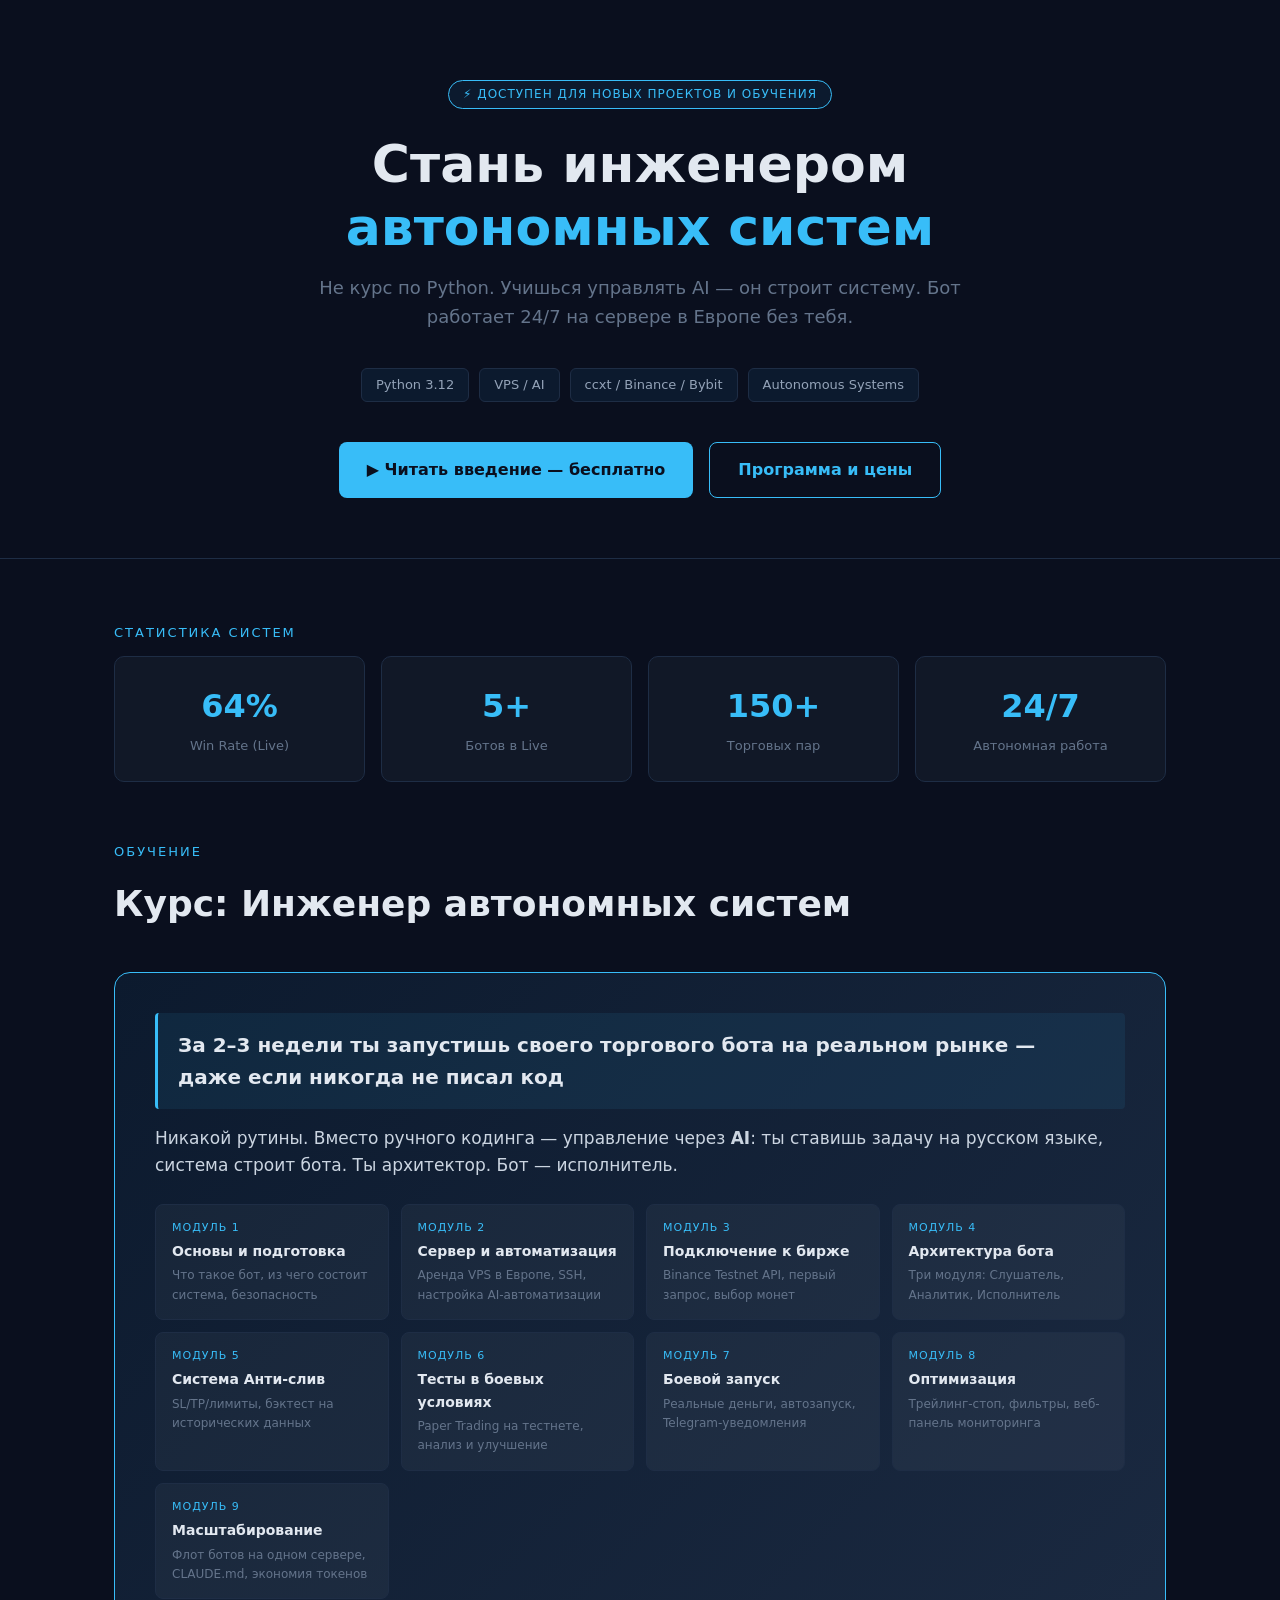
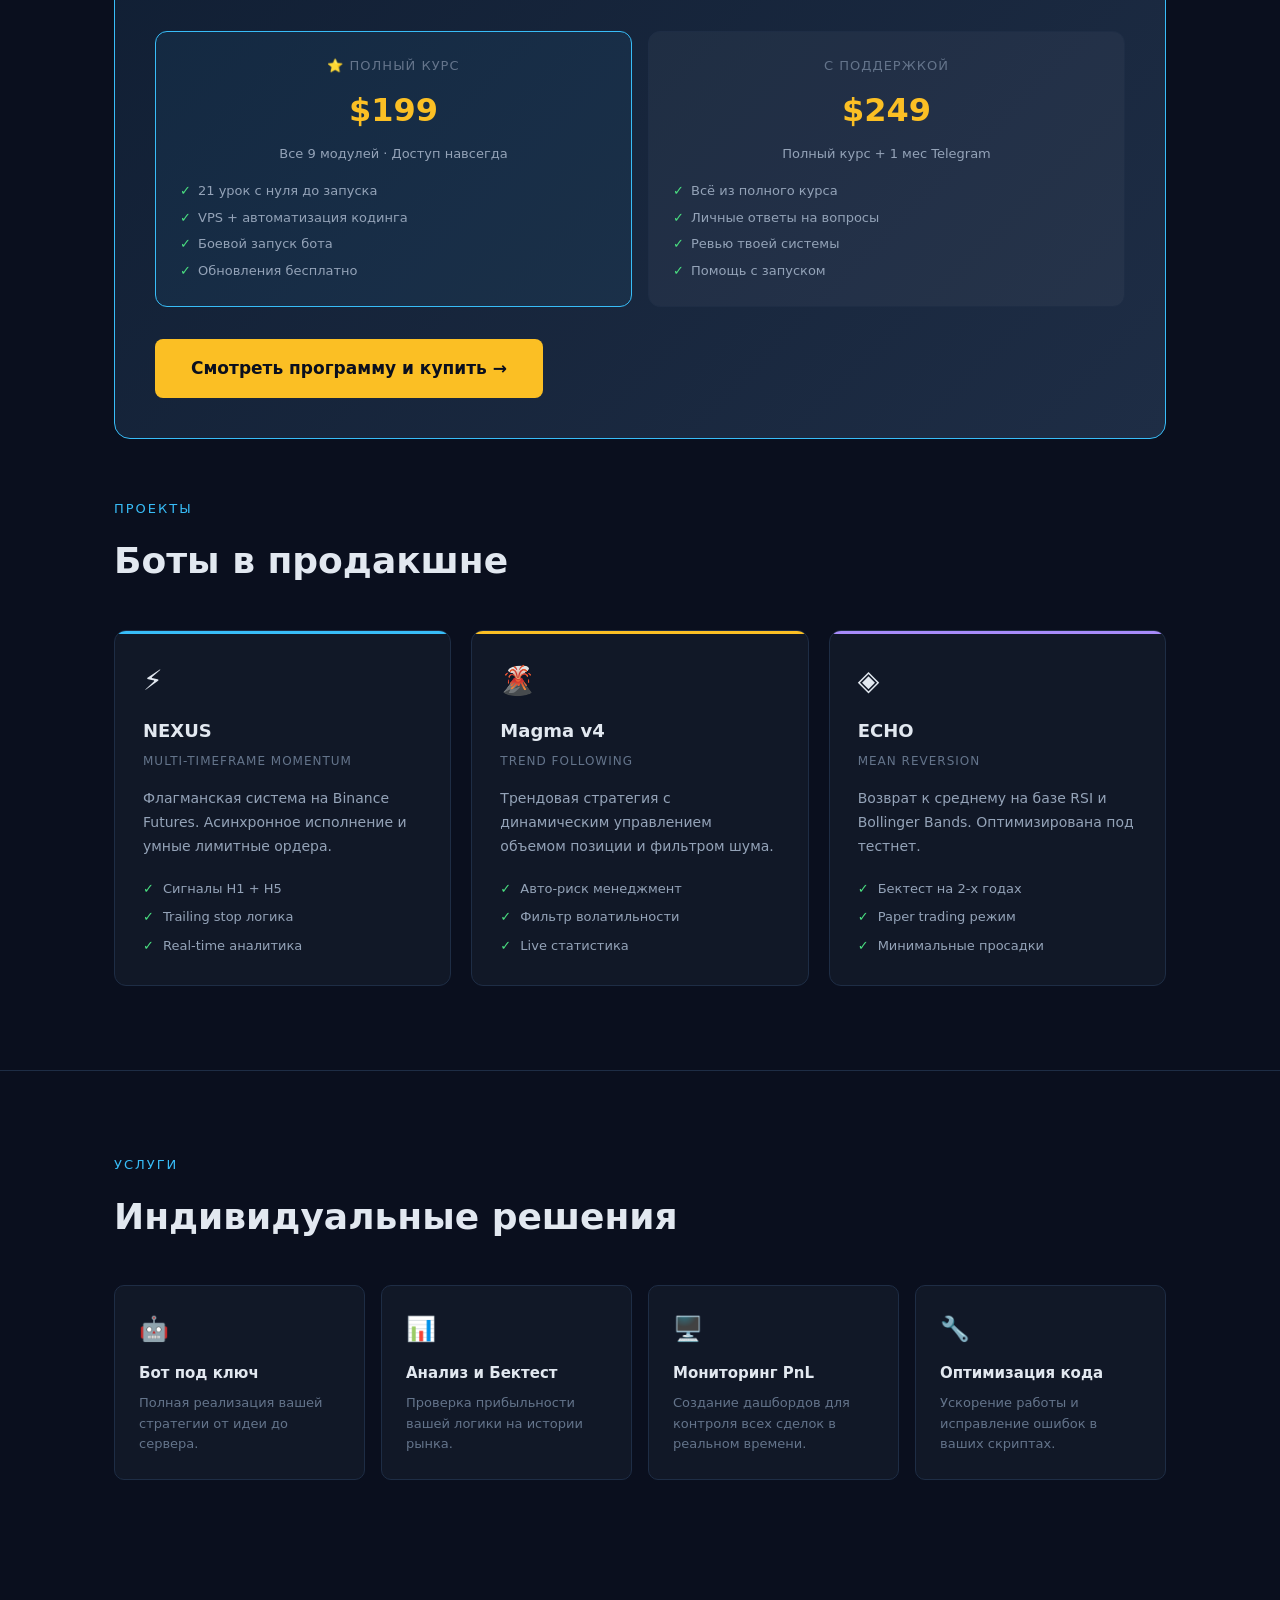
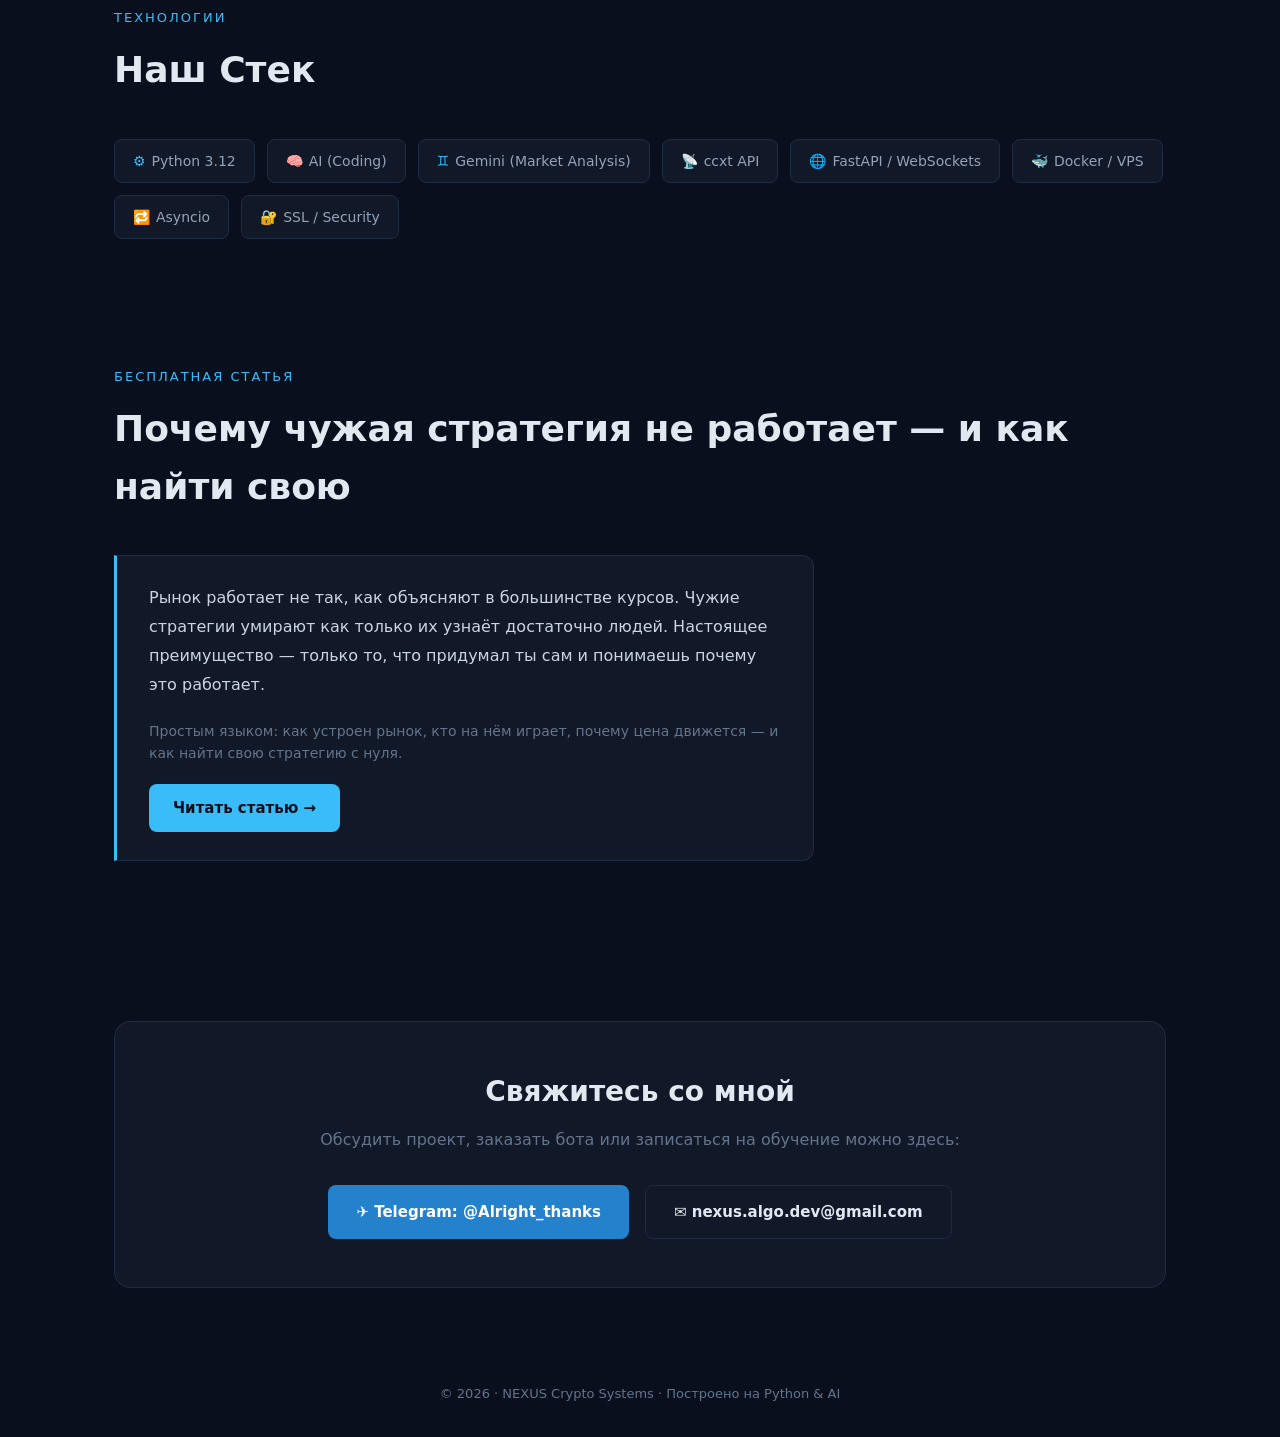
<file: index.html>
<!DOCTYPE html>
<html lang="ru">
<head>
<meta charset="UTF-8">
<meta name="viewport" content="width=device-width, initial-scale=1.0">
<title>NEXUS — Crypto & AI Trading Systems</title>
<style>
  * { margin: 0; padding: 0; box-sizing: border-box; }
  :root {
    --bg: #0a0f1e;
    --card: #111827;
    --border: #1e2d45;
    --accent: #38bdf8;
    --green: #4ade80;
    --yellow: #fbbf24;
    --text: #e2e8f0;
    --muted: #64748b;
    --course-bg: linear-gradient(135deg, #0c1a2e 0%, #1e2d45 100%);
  }
  body { background: var(--bg); color: var(--text); font-family: 'Segoe UI', system-ui, sans-serif; line-height: 1.6; }

  /* HERO SECTION */
  .hero { padding: 80px 24px 60px; text-align: center; border-bottom: 1px solid var(--border); }
  .hero-badge { display: inline-block; background: #0c1a2e; border: 1px solid var(--accent); color: var(--accent); font-size: 12px; padding: 4px 14px; border-radius: 20px; margin-bottom: 24px; letter-spacing: 1px; text-transform: uppercase; }
  .hero h1 { font-size: clamp(28px, 5vw, 52px); font-weight: 700; margin-bottom: 16px; line-height: 1.2; }
  .hero h1 span { color: var(--accent); }
  .hero p { font-size: 18px; color: var(--muted); max-width: 700px; margin: 0 auto 36px; }
  .hero-tags { display: flex; flex-wrap: wrap; gap: 10px; justify-content: center; margin-bottom: 40px; }
  .tag { background: #0c1a2e; border: 1px solid var(--border); color: #94a3b8; padding: 6px 14px; border-radius: 6px; font-size: 13px; }
  .cta-group { display: flex; gap: 16px; justify-content: center; flex-wrap: wrap; }
  .cta { display: inline-flex; align-items: center; gap: 8px; background: var(--accent); color: #0a0f1e; padding: 14px 28px; border-radius: 8px; font-weight: 700; font-size: 16px; text-decoration: none; transition: opacity .2s; }
  .cta.secondary { background: transparent; border: 1px solid var(--accent); color: var(--accent); }
  .cta:hover { opacity: .85; }

  /* COMMON SECTION STYLES */
  .section { max-width: 1100px; margin: 0 auto; padding: 64px 24px; }
  .section-title { font-size: 13px; color: var(--accent); text-transform: uppercase; letter-spacing: 2px; margin-bottom: 12px; }
  .section-h2 { font-size: clamp(22px, 3vw, 36px); font-weight: 700; margin-bottom: 40px; }

  /* METRICS */
  .metrics { display: grid; grid-template-columns: repeat(auto-fit, minmax(160px, 1fr)); gap: 16px; margin-bottom: 60px; }
  .metric { background: var(--card); border: 1px solid var(--border); border-radius: 10px; padding: 24px; text-align: center; }
  .metric-val { font-size: 32px; font-weight: 700; color: var(--accent); }
  .metric-label { font-size: 13px; color: var(--muted); margin-top: 4px; }

  /* COURSE CARD */
  .course-section { background: var(--course-bg); border: 1px solid var(--accent); border-radius: 16px; padding: 40px; margin-bottom: 60px; }
  .course-info h3 { font-size: 28px; margin-bottom: 16px; color: var(--yellow); }
  .course-result { font-size: 20px; font-weight: 700; color: var(--text); margin-bottom: 16px; padding: 16px 20px; background: rgba(56,189,248,0.08); border-left: 3px solid var(--accent); border-radius: 4px; }
  .course-info p { margin-bottom: 24px; font-size: 17px; color: #cbd5e1; }
  .course-modules { display: grid; grid-template-columns: repeat(auto-fit, minmax(220px, 1fr)); gap: 12px; margin-bottom: 32px; }
  .course-module { background: rgba(255,255,255,0.04); border: 1px solid var(--border); border-radius: 8px; padding: 14px 16px; }
  .course-module-num { font-size: 11px; color: var(--accent); letter-spacing: 1px; text-transform: uppercase; margin-bottom: 4px; }
  .course-module-name { font-size: 14px; font-weight: 600; color: var(--text); }
  .course-module-desc { font-size: 12px; color: var(--muted); margin-top: 4px; }
  .course-plans { display: grid; grid-template-columns: repeat(auto-fit, minmax(200px, 1fr)); gap: 16px; margin-bottom: 32px; }
  .course-plan { background: rgba(255,255,255,0.04); border: 1px solid var(--border); border-radius: 12px; padding: 24px; text-align: center; }
  .course-plan.featured { border-color: var(--accent); background: rgba(56,189,248,0.06); }
  .course-plan-name { font-size: 13px; color: var(--muted); text-transform: uppercase; letter-spacing: 1px; margin-bottom: 8px; }
  .course-plan-price { font-size: 32px; font-weight: 700; color: var(--yellow); margin-bottom: 8px; }
  .course-plan-desc { font-size: 13px; color: #94a3b8; margin-bottom: 16px; }
  .course-plan-features { list-style: none; text-align: left; display: flex; flex-direction: column; gap: 6px; }
  .course-plan-features li { font-size: 13px; color: #94a3b8; padding-left: 18px; position: relative; }
  .course-plan-features li::before { content: '✓'; position: absolute; left: 0; color: var(--green); font-weight: 700; }

  /* BOTS GRID */
  .bots-grid { display: grid; grid-template-columns: repeat(auto-fit, minmax(280px, 1fr)); gap: 20px; }
  .bot-card { background: var(--card); border: 1px solid var(--border); border-radius: 12px; padding: 28px; position: relative; overflow: hidden; transition: border-color .2s; }
  .bot-card:hover { border-color: var(--accent); }
  .bot-card::before { content: ''; position: absolute; top: 0; left: 0; right: 0; height: 3px; }
  .bot-card.blue::before { background: var(--accent); }
  .bot-card.yellow::before { background: var(--yellow); }
  .bot-card.purple::before { background: #a78bfa; }
  .bot-icon { font-size: 28px; margin-bottom: 14px; }
  .bot-name { font-size: 18px; font-weight: 700; margin-bottom: 6px; }
  .bot-type { font-size: 12px; color: var(--muted); text-transform: uppercase; letter-spacing: 1px; margin-bottom: 16px; }
  .bot-desc { font-size: 14px; color: #94a3b8; margin-bottom: 20px; line-height: 1.7; }
  .bot-features { list-style: none; display: flex; flex-direction: column; gap: 8px; }
  .bot-features li { font-size: 13px; color: #94a3b8; padding-left: 20px; position: relative; }
  .bot-features li::before { content: '✓'; position: absolute; left: 0; color: var(--green); font-weight: 700; }

  /* SERVICES */
  .services-grid { display: grid; grid-template-columns: repeat(auto-fit, minmax(220px, 1fr)); gap: 16px; }
  .service-card { background: var(--card); border: 1px solid var(--border); border-radius: 10px; padding: 24px; }
  .service-icon { font-size: 24px; margin-bottom: 12px; }
  .service-title { font-size: 15px; font-weight: 600; margin-bottom: 8px; }
  .service-desc { font-size: 13px; color: var(--muted); }

  /* STACK */
  .stack-grid { display: flex; flex-wrap: wrap; gap: 12px; }
  .stack-item { background: var(--card); border: 1px solid var(--border); border-radius: 8px; padding: 10px 18px; font-size: 14px; color: #94a3b8; }
  .stack-item span { color: var(--accent); margin-right: 6px; }

  /* CONTACT */
  .contact { background: var(--card); border: 1px solid var(--border); border-radius: 16px; padding: 48px; text-align: center; }
  .contact h2 { font-size: 28px; font-weight: 700; margin-bottom: 12px; }
  .contact p { color: var(--muted); margin-bottom: 32px; font-size: 16px; }
  .contact-btns { display: flex; gap: 16px; justify-content: center; flex-wrap: wrap; }
  .btn-tg { display: inline-flex; align-items: center; gap: 8px; background: #2481cc; color: #fff; padding: 14px 28px; border-radius: 8px; font-weight: 600; text-decoration: none; font-size: 15px; }
  .btn-secondary { display: inline-flex; align-items: center; gap: 8px; background: transparent; border: 1px solid var(--border); color: var(--text); padding: 14px 28px; border-radius: 8px; font-weight: 600; text-decoration: none; font-size: 15px; }

  .divider { border: none; border-top: 1px solid var(--border); margin: 20px 0; }
  footer { text-align: center; padding: 32px; color: var(--muted); font-size: 13px; }
</style>
</head>
<body>

<div class="hero">
  <div class="hero-badge">⚡ Доступен для новых проектов и обучения</div>
  <h1>Стань инженером<br><span>автономных систем</span></h1>
  <p>Не курс по Python. Учишься управлять AI — он строит систему. Бот работает 24/7 на сервере в Европе без тебя.</p>
  <div class="hero-tags">
    <span class="tag">Python 3.12</span>
    <span class="tag">VPS / AI</span>
    <span class="tag">ccxt / Binance / Bybit</span>
    <span class="tag">Autonomous Systems</span>
  </div>
  <div class="cta-group">
    <a href="intro.html" class="cta">▶ Читать введение — бесплатно</a>
    <a href="pricing.html" class="cta secondary">Программа и цены</a>
  </div>
</div>

<div class="section">
  <div class="section-title">Статистика систем</div>
  <div class="metrics">
    <div class="metric"><div class="metric-val">64%</div><div class="metric-label">Win Rate (Live)</div></div>
    <div class="metric"><div class="metric-val">5+</div><div class="metric-label">Ботов в Live</div></div>
    <div class="metric"><div class="metric-val">150+</div><div class="metric-label">Торговых пар</div></div>
    <div class="metric"><div class="metric-val">24/7</div><div class="metric-label">Автономная работа</div></div>
  </div>

  <div class="section-title">Обучение</div>
  <div class="section-h2">Курс: Инженер автономных систем</div>
  <div class="course-section">
    <div class="course-info">
      <div class="course-result">За 2–3 недели ты запустишь своего торгового бота на реальном рынке — даже если никогда не писал код</div>
      <p>Никакой рутины. Вместо ручного кодинга — управление через <strong>AI</strong>: ты ставишь задачу на русском языке, система строит бота. Ты архитектор. Бот — исполнитель.</p>

      <div class="course-modules">
        <div class="course-module">
          <div class="course-module-num">Модуль 1</div>
          <div class="course-module-name">Основы и подготовка</div>
          <div class="course-module-desc">Что такое бот, из чего состоит система, безопасность</div>
        </div>
        <div class="course-module">
          <div class="course-module-num">Модуль 2</div>
          <div class="course-module-name">Сервер и автоматизация</div>
          <div class="course-module-desc">Аренда VPS в Европе, SSH, настройка AI-автоматизации</div>
        </div>
        <div class="course-module">
          <div class="course-module-num">Модуль 3</div>
          <div class="course-module-name">Подключение к бирже</div>
          <div class="course-module-desc">Binance Testnet API, первый запрос, выбор монет</div>
        </div>
        <div class="course-module">
          <div class="course-module-num">Модуль 4</div>
          <div class="course-module-name">Архитектура бота</div>
          <div class="course-module-desc">Три модуля: Слушатель, Аналитик, Исполнитель</div>
        </div>
        <div class="course-module">
          <div class="course-module-num">Модуль 5</div>
          <div class="course-module-name">Система Анти-слив</div>
          <div class="course-module-desc">SL/TP/лимиты, бэктест на исторических данных</div>
        </div>
        <div class="course-module">
          <div class="course-module-num">Модуль 6</div>
          <div class="course-module-name">Тесты в боевых условиях</div>
          <div class="course-module-desc">Paper Trading на тестнете, анализ и улучшение</div>
        </div>
        <div class="course-module">
          <div class="course-module-num">Модуль 7</div>
          <div class="course-module-name">Боевой запуск</div>
          <div class="course-module-desc">Реальные деньги, автозапуск, Telegram-уведомления</div>
        </div>
        <div class="course-module">
          <div class="course-module-num">Модуль 8</div>
          <div class="course-module-name">Оптимизация</div>
          <div class="course-module-desc">Трейлинг-стоп, фильтры, веб-панель мониторинга</div>
        </div>
        <div class="course-module">
          <div class="course-module-num">Модуль 9</div>
          <div class="course-module-name">Масштабирование</div>
          <div class="course-module-desc">Флот ботов на одном сервере, CLAUDE.md, экономия токенов</div>
        </div>
      </div>

      <div class="course-plans">
        <div class="course-plan featured">
          <div class="course-plan-name">⭐ Полный курс</div>
          <div class="course-plan-price">$199</div>
          <div class="course-plan-desc">Все 9 модулей · Доступ навсегда</div>
          <ul class="course-plan-features">
            <li>21 урок с нуля до запуска</li>
            <li>VPS + автоматизация кодинга</li>
            <li>Боевой запуск бота</li>
            <li>Обновления бесплатно</li>
          </ul>
        </div>
        <div class="course-plan">
          <div class="course-plan-name">С поддержкой</div>
          <div class="course-plan-price">$249</div>
          <div class="course-plan-desc">Полный курс + 1 мес Telegram</div>
          <ul class="course-plan-features">
            <li>Всё из полного курса</li>
            <li>Личные ответы на вопросы</li>
            <li>Ревью твоей системы</li>
            <li>Помощь с запуском</li>
          </ul>
        </div>
      </div>

      <a href="pricing.html" class="cta" style="background: var(--yellow); color: #0a0f1e; font-size: 17px; padding: 16px 36px;">Смотреть программу и купить →</a>
    </div>
  </div>

  <div class="section-title">Проекты</div>
  <div class="section-h2">Боты в продакшне</div>
  <div class="bots-grid">
    <div class="bot-card blue">
      <div class="bot-icon">⚡</div>
      <div class="bot-name">NEXUS</div>
      <div class="bot-type">Multi-Timeframe Momentum</div>
      <div class="bot-desc">Флагманская система на Binance Futures. Асинхронное исполнение и умные лимитные ордера.</div>
      <ul class="bot-features">
        <li>Сигналы H1 + H5</li>
        <li>Trailing stop логика</li>
        <li>Real-time аналитика</li>
      </ul>
    </div>
    <div class="bot-card yellow">
      <div class="bot-icon">🌋</div>
      <div class="bot-name">Magma v4</div>
      <div class="bot-type">Trend Following</div>
      <div class="bot-desc">Трендовая стратегия с динамическим управлением объемом позиции и фильтром шума.</div>
      <ul class="bot-features">
        <li>Авто-риск менеджмент</li>
        <li>Фильтр волатильности</li>
        <li>Live статистика</li>
      </ul>
    </div>
    <div class="bot-card purple">
      <div class="bot-icon">◈</div>
      <div class="bot-name">ECHO</div>
      <div class="bot-type">Mean Reversion</div>
      <div class="bot-desc">Возврат к среднему на базе RSI и Bollinger Bands. Оптимизирована под тестнет.</div>
      <ul class="bot-features">
        <li>Бектест на 2-х годах</li>
        <li>Paper trading режим</li>
        <li>Минимальные просадки</li>
      </ul>
    </div>
  </div>
</div>

<hr class="divider">

<div class="section">
  <div class="section-title">Услуги</div>
  <div class="section-h2">Индивидуальные решения</div>
  <div class="services-grid">
    <div class="service-card">
      <div class="service-icon">🤖</div>
      <div class="service-title">Бот под ключ</div>
      <div class="service-desc">Полная реализация вашей стратегии от идеи до сервера.</div>
    </div>
    <div class="service-card">
      <div class="service-icon">📊</div>
      <div class="service-title">Анализ и Бектест</div>
      <div class="service-desc">Проверка прибыльности вашей логики на истории рынка.</div>
    </div>
    <div class="service-card">
      <div class="service-icon">🖥️</div>
      <div class="service-title">Мониторинг PnL</div>
      <div class="service-desc">Создание дашбордов для контроля всех сделок в реальном времени.</div>
    </div>
    <div class="service-card">
      <div class="service-icon">🔧</div>
      <div class="service-title">Оптимизация кода</div>
      <div class="service-desc">Ускорение работы и исправление ошибок в ваших скриптах.</div>
    </div>
  </div>
</div>

<div class="section">
  <div class="section-title">Технологии</div>
  <div class="section-h2">Наш Стек</div>
  <div class="stack-grid">
    <div class="stack-item"><span>⚙️</span>Python 3.12</div>
    <div class="stack-item"><span>🧠</span>AI (Coding)</div>
    <div class="stack-item"><span>♊</span>Gemini (Market Analysis)</div>
    <div class="stack-item"><span>📡</span>ccxt API</div>
    <div class="stack-item"><span>🌐</span>FastAPI / WebSockets</div>
    <div class="stack-item"><span>🐳</span>Docker / VPS</div>
    <div class="stack-item"><span>🔁</span>Asyncio</div>
    <div class="stack-item"><span>🔐</span>SSL / Security</div>
  </div>
</div>

<div class="section">
  <div class="section-title">Бесплатная статья</div>
  <div class="section-h2">Почему чужая стратегия не работает — и как найти свою</div>
  <div style="background:#111827;border:1px solid #1e2d45;border-left:3px solid #38bdf8;border-radius:0 12px 12px 0;padding:28px 32px;max-width:700px;margin-bottom:32px;">
    <p style="font-size:16px;color:#cbd5e1;line-height:1.8;margin-bottom:20px;">Рынок работает не так, как объясняют в большинстве курсов. Чужие стратегии умирают как только их узнаёт достаточно людей. Настоящее преимущество — только то, что придумал ты сам и понимаешь почему это работает.</p>
    <p style="font-size:14px;color:#64748b;margin-bottom:20px;">Простым языком: как устроен рынок, кто на нём играет, почему цена движется — и как найти свою стратегию с нуля.</p>
    <a href="strategy-guide.html" style="display:inline-flex;align-items:center;gap:8px;background:#38bdf8;color:#0a0f1e;padding:12px 24px;border-radius:8px;font-weight:700;font-size:15px;text-decoration:none;">Читать статью →</a>
  </div>
</div>

<div class="section">
  <div class="contact">
    <h2>Свяжитесь со мной</h2>
    <p>Обсудить проект, заказать бота или записаться на обучение можно здесь:</p>
    <div class="contact-btns">
      <a href="https://t.me/Alright_thanks" class="btn-tg">✈️ Telegram: @Alright_thanks</a>
      <a href="mailto:nexus.algo.dev@gmail.com" class="btn-secondary">✉️ nexus.algo.dev@gmail.com</a>
    </div>
  </div>
</div>

<footer>
  © 2026 · NEXUS Crypto Systems · Построено на Python & AI
</footer>

</body>
</html>
</file>
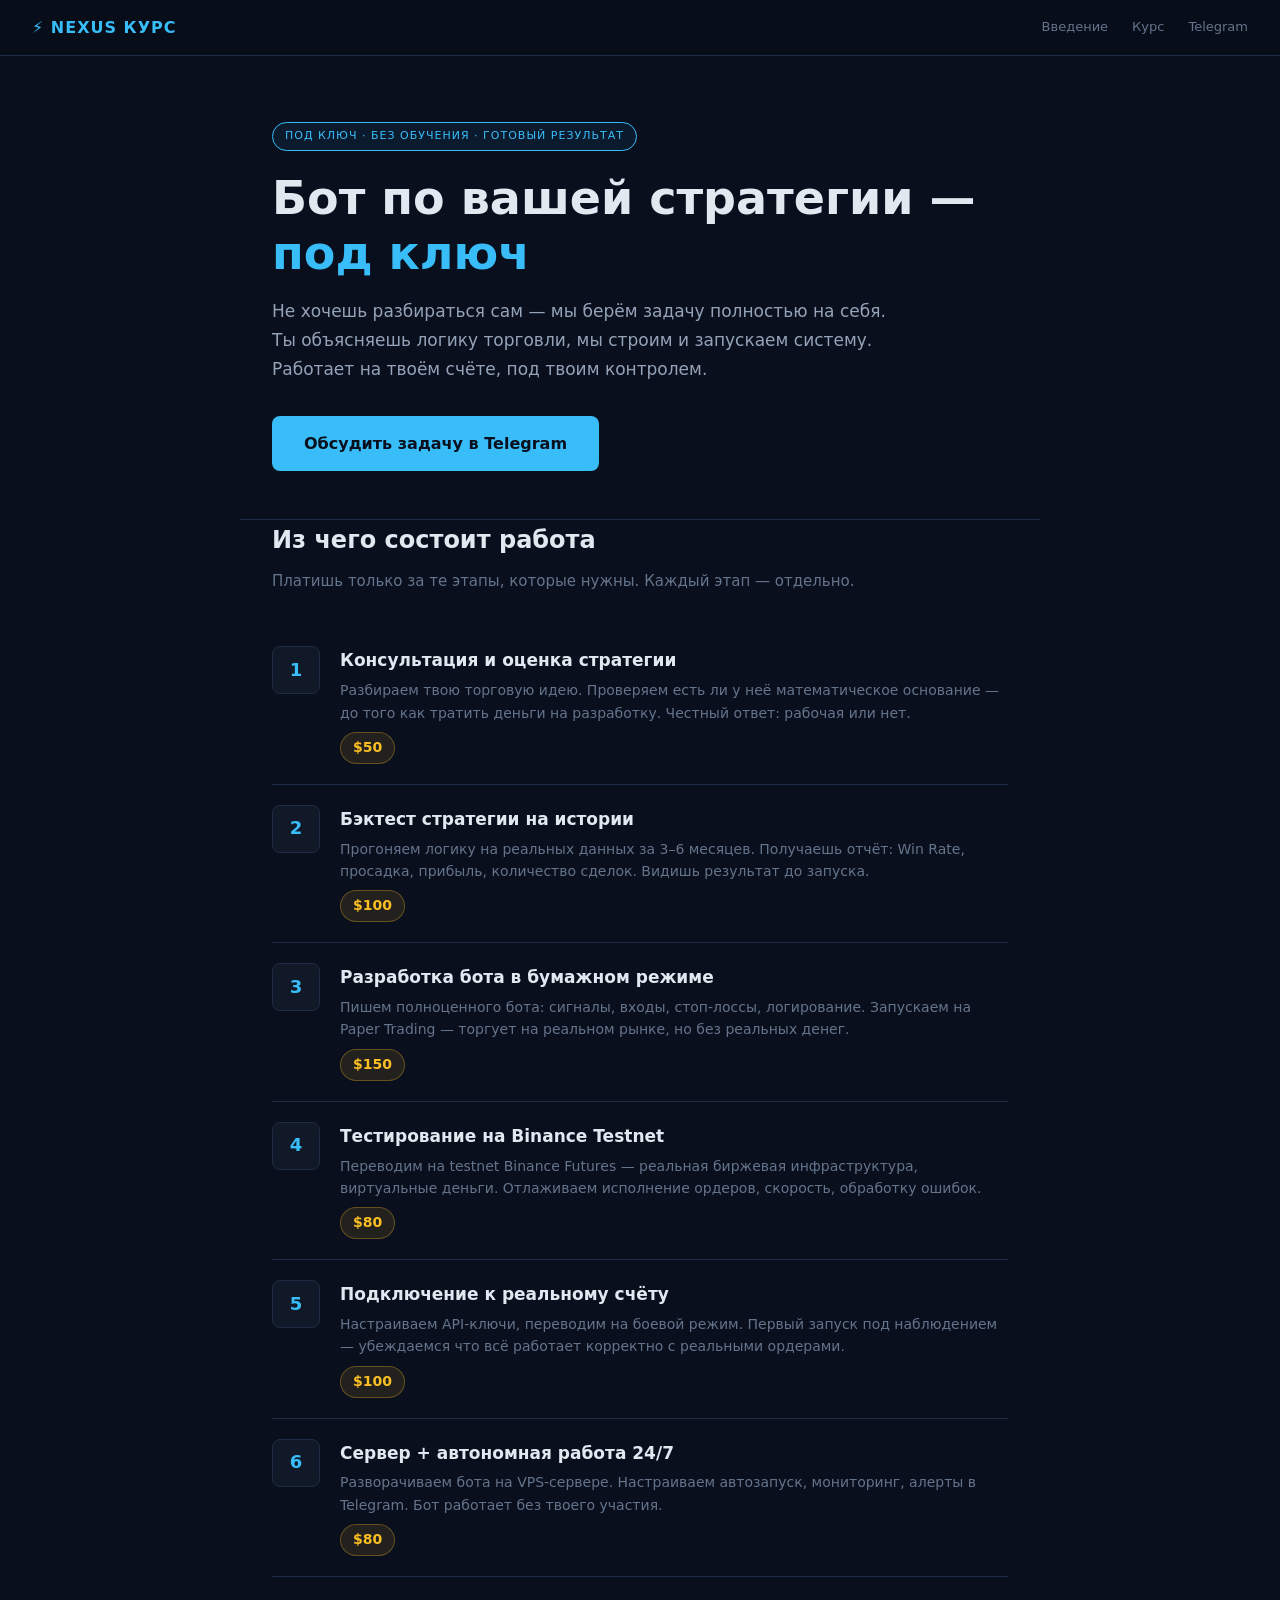
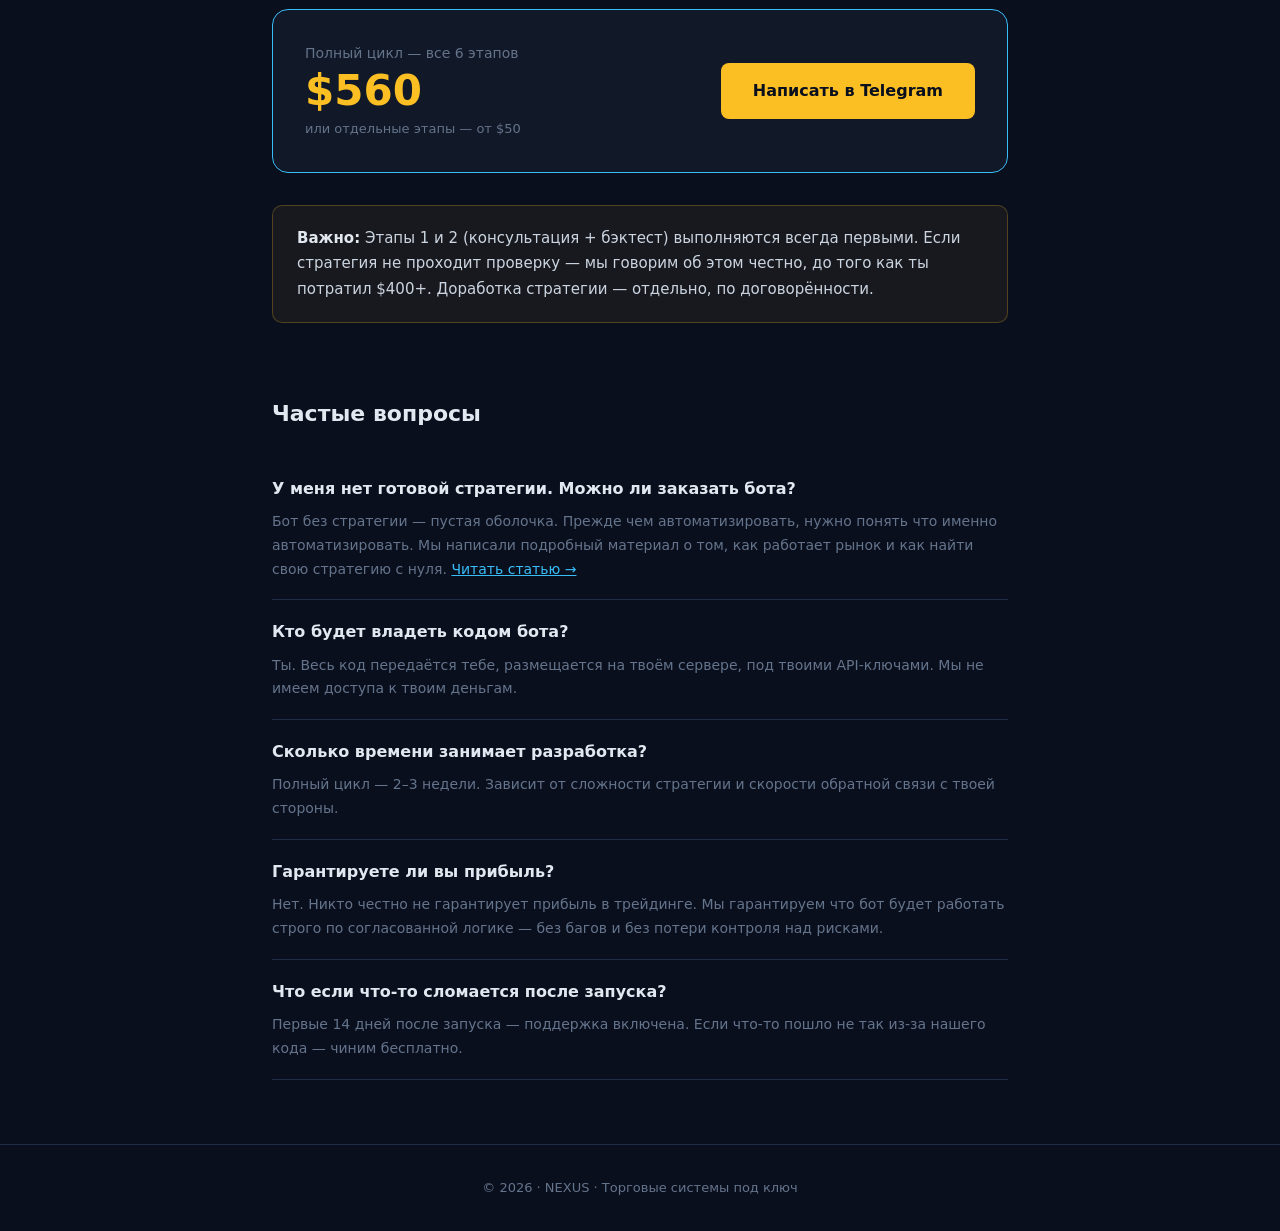
<file: order.html>
<!DOCTYPE html>
<html lang="ru">
<head>
<meta charset="UTF-8">
<meta name="viewport" content="width=device-width, initial-scale=1.0">
<title>Бот под ключ — NEXUS</title>
<link rel="stylesheet" href="style.css">
<style>
.order-hero { padding: 64px 32px 48px; max-width: 800px; margin: 0 auto; }
.order-hero h1 { font-size: clamp(28px, 4vw, 46px); font-weight: 700; line-height: 1.2; margin-bottom: 16px; }
.order-hero h1 span { color: var(--accent); }
.order-hero p { font-size: 17px; color: #94a3b8; max-width: 620px; margin-bottom: 32px; line-height: 1.7; }

.steps-wrap { max-width: 800px; margin: 0 auto; padding: 0 32px 48px; }
.steps-wrap h2 { font-size: 24px; font-weight: 700; margin-bottom: 8px; }
.steps-wrap .sub { font-size: 15px; color: var(--muted); margin-bottom: 32px; }

.step { display: flex; gap: 20px; align-items: flex-start; padding: 20px 0; border-bottom: 1px solid var(--border); }
.step:last-child { border-bottom: none; }
.step-num { background: var(--card); border: 1px solid var(--border); border-radius: 8px; min-width: 48px; height: 48px; display: flex; align-items: center; justify-content: center; font-size: 18px; font-weight: 700; color: var(--accent); flex-shrink: 0; }
.step-body { flex: 1; }
.step-title { font-size: 17px; font-weight: 600; color: var(--text); margin-bottom: 4px; }
.step-desc { font-size: 14px; color: var(--muted); line-height: 1.6; margin-bottom: 8px; }
.step-price { display: inline-block; background: rgba(251,191,36,0.1); border: 1px solid rgba(251,191,36,0.3); color: var(--yellow); font-size: 14px; font-weight: 700; padding: 3px 12px; border-radius: 20px; }
.step-price.free { background: rgba(74,222,128,0.1); border-color: rgba(74,222,128,0.3); color: var(--green); }

.total-box { background: var(--card); border: 1px solid var(--accent); border-radius: 16px; padding: 32px; margin: 32px 0; display: flex; align-items: center; justify-content: space-between; flex-wrap: wrap; gap: 20px; }
.total-box .total-label { font-size: 14px; color: var(--muted); margin-bottom: 4px; }
.total-box .total-val { font-size: 42px; font-weight: 700; color: var(--yellow); line-height: 1; }
.total-box .total-sub { font-size: 13px; color: var(--muted); margin-top: 6px; }

.warn-note { background: rgba(251,191,36,0.06); border: 1px solid rgba(251,191,36,0.25); border-radius: 10px; padding: 20px 24px; margin: 24px 0; font-size: 15px; color: #cbd5e1; line-height: 1.7; }
.warn-note strong { color: var(--text); }

.faq { max-width: 800px; margin: 0 auto; padding: 0 32px 64px; }
.faq h2 { font-size: 22px; font-weight: 700; margin-bottom: 24px; }
.faq-item { border-bottom: 1px solid var(--border); padding: 18px 0; }
.faq-q { font-size: 16px; font-weight: 600; color: var(--text); margin-bottom: 8px; }
.faq-a { font-size: 14px; color: var(--muted); line-height: 1.7; }
</style>
</head>
<body>

<nav class="nav">
  <a href="index.html" class="nav-logo">⚡ NEXUS КУРС</a>
  <a href="intro.html" class="nav-link">Введение</a>
  <a href="/pricing.html" class="nav-link">Курс</a>
  <a href="https://t.me/Alright_thanks" class="nav-link">Telegram</a>
</nav>

<div class="order-hero">
  <div class="hero-badge">Под ключ · Без обучения · Готовый результат</div>
  <h1>Бот по вашей стратегии —<br><span>под ключ</span></h1>
  <p>
    Не хочешь разбираться сам — мы берём задачу полностью на себя.
    Ты объясняешь логику торговли, мы строим и запускаем систему.
    Работает на твоём счёте, под твоим контролем.
  </p>
  <a href="https://t.me/Alright_thanks" class="btn btn-primary" style="font-size:16px;padding:14px 32px;">Обсудить задачу в Telegram</a>
</div>

<div class="divider" style="max-width:800px;margin:0 auto;padding:0 32px;border-top:1px solid var(--border);"></div>

<!-- ЭТАПЫ -->
<div class="steps-wrap">
  <h2>Из чего состоит работа</h2>
  <p class="sub">Платишь только за те этапы, которые нужны. Каждый этап — отдельно.</p>

  <div class="step">
    <div class="step-num">1</div>
    <div class="step-body">
      <div class="step-title">Консультация и оценка стратегии</div>
      <div class="step-desc">Разбираем твою торговую идею. Проверяем есть ли у неё математическое основание — до того как тратить деньги на разработку. Честный ответ: рабочая или нет.</div>
      <span class="step-price">$50</span>
    </div>
  </div>

  <div class="step">
    <div class="step-num">2</div>
    <div class="step-body">
      <div class="step-title">Бэктест стратегии на истории</div>
      <div class="step-desc">Прогоняем логику на реальных данных за 3–6 месяцев. Получаешь отчёт: Win Rate, просадка, прибыль, количество сделок. Видишь результат до запуска.</div>
      <span class="step-price">$100</span>
    </div>
  </div>

  <div class="step">
    <div class="step-num">3</div>
    <div class="step-body">
      <div class="step-title">Разработка бота в бумажном режиме</div>
      <div class="step-desc">Пишем полноценного бота: сигналы, входы, стоп-лоссы, логирование. Запускаем на Paper Trading — торгует на реальном рынке, но без реальных денег.</div>
      <span class="step-price">$150</span>
    </div>
  </div>

  <div class="step">
    <div class="step-num">4</div>
    <div class="step-body">
      <div class="step-title">Тестирование на Binance Testnet</div>
      <div class="step-desc">Переводим на testnet Binance Futures — реальная биржевая инфраструктура, виртуальные деньги. Отлаживаем исполнение ордеров, скорость, обработку ошибок.</div>
      <span class="step-price">$80</span>
    </div>
  </div>

  <div class="step">
    <div class="step-num">5</div>
    <div class="step-body">
      <div class="step-title">Подключение к реальному счёту</div>
      <div class="step-desc">Настраиваем API-ключи, переводим на боевой режим. Первый запуск под наблюдением — убеждаемся что всё работает корректно с реальными ордерами.</div>
      <span class="step-price">$100</span>
    </div>
  </div>

  <div class="step">
    <div class="step-num">6</div>
    <div class="step-body">
      <div class="step-title">Сервер + автономная работа 24/7</div>
      <div class="step-desc">Разворачиваем бота на VPS-сервере. Настраиваем автозапуск, мониторинг, алерты в Telegram. Бот работает без твоего участия.</div>
      <span class="step-price">$80</span>
    </div>
  </div>

  <!-- ИТОГО -->
  <div class="total-box">
    <div>
      <div class="total-label">Полный цикл — все 6 этапов</div>
      <div class="total-val">$560</div>
      <div class="total-sub">или отдельные этапы — от $50</div>
    </div>
    <a href="https://t.me/Alright_thanks" class="btn btn-yellow" style="font-size:16px;padding:14px 32px;">Написать в Telegram</a>
  </div>

  <div class="warn-note">
    <strong>Важно:</strong> Этапы 1 и 2 (консультация + бэктест) выполняются всегда первыми.
    Если стратегия не проходит проверку — мы говорим об этом честно, до того как ты потратил $400+.
    Доработка стратегии — отдельно, по договорённости.
  </div>
</div>

<!-- FAQ -->
<div class="faq">
  <h2>Частые вопросы</h2>

  <div class="faq-item">
    <div class="faq-q">У меня нет готовой стратегии. Можно ли заказать бота?</div>
    <div class="faq-a">Бот без стратегии — пустая оболочка. Прежде чем автоматизировать, нужно понять что именно автоматизировать. Мы написали подробный материал о том, как работает рынок и как найти свою стратегию с нуля. <a href="strategy-guide.html" style="color:var(--accent)">Читать статью →</a></div>
  </div>

  <div class="faq-item">
    <div class="faq-q">Кто будет владеть кодом бота?</div>
    <div class="faq-a">Ты. Весь код передаётся тебе, размещается на твоём сервере, под твоими API-ключами. Мы не имеем доступа к твоим деньгам.</div>
  </div>

  <div class="faq-item">
    <div class="faq-q">Сколько времени занимает разработка?</div>
    <div class="faq-a">Полный цикл — 2–3 недели. Зависит от сложности стратегии и скорости обратной связи с твоей стороны.</div>
  </div>

  <div class="faq-item">
    <div class="faq-q">Гарантируете ли вы прибыль?</div>
    <div class="faq-a">Нет. Никто честно не гарантирует прибыль в трейдинге. Мы гарантируем что бот будет работать строго по согласованной логике — без багов и без потери контроля над рисками.</div>
  </div>

  <div class="faq-item">
    <div class="faq-q">Что если что-то сломается после запуска?</div>
    <div class="faq-a">Первые 14 дней после запуска — поддержка включена. Если что-то пошло не так из-за нашего кода — чиним бесплатно.</div>
  </div>
</div>

<footer>© 2026 · NEXUS · Торговые системы под ключ</footer>

</body>
</html>
</file>
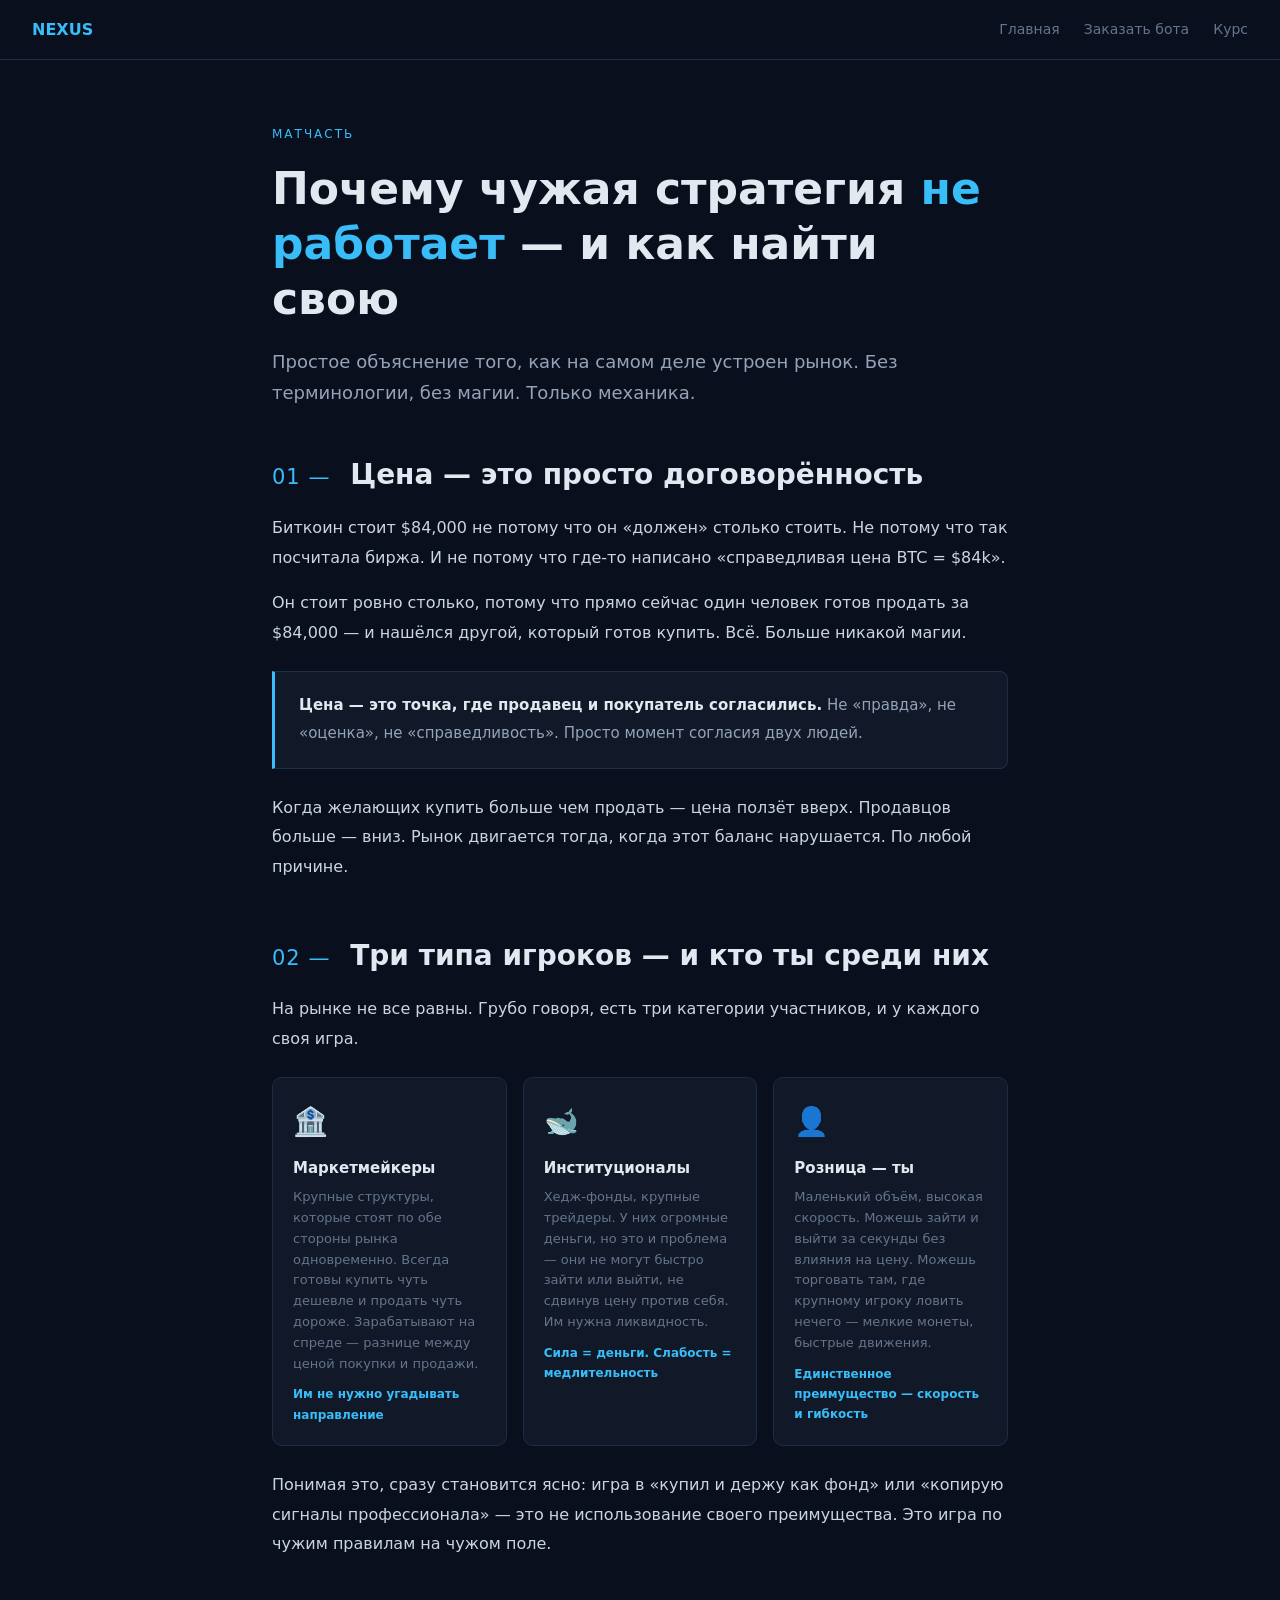
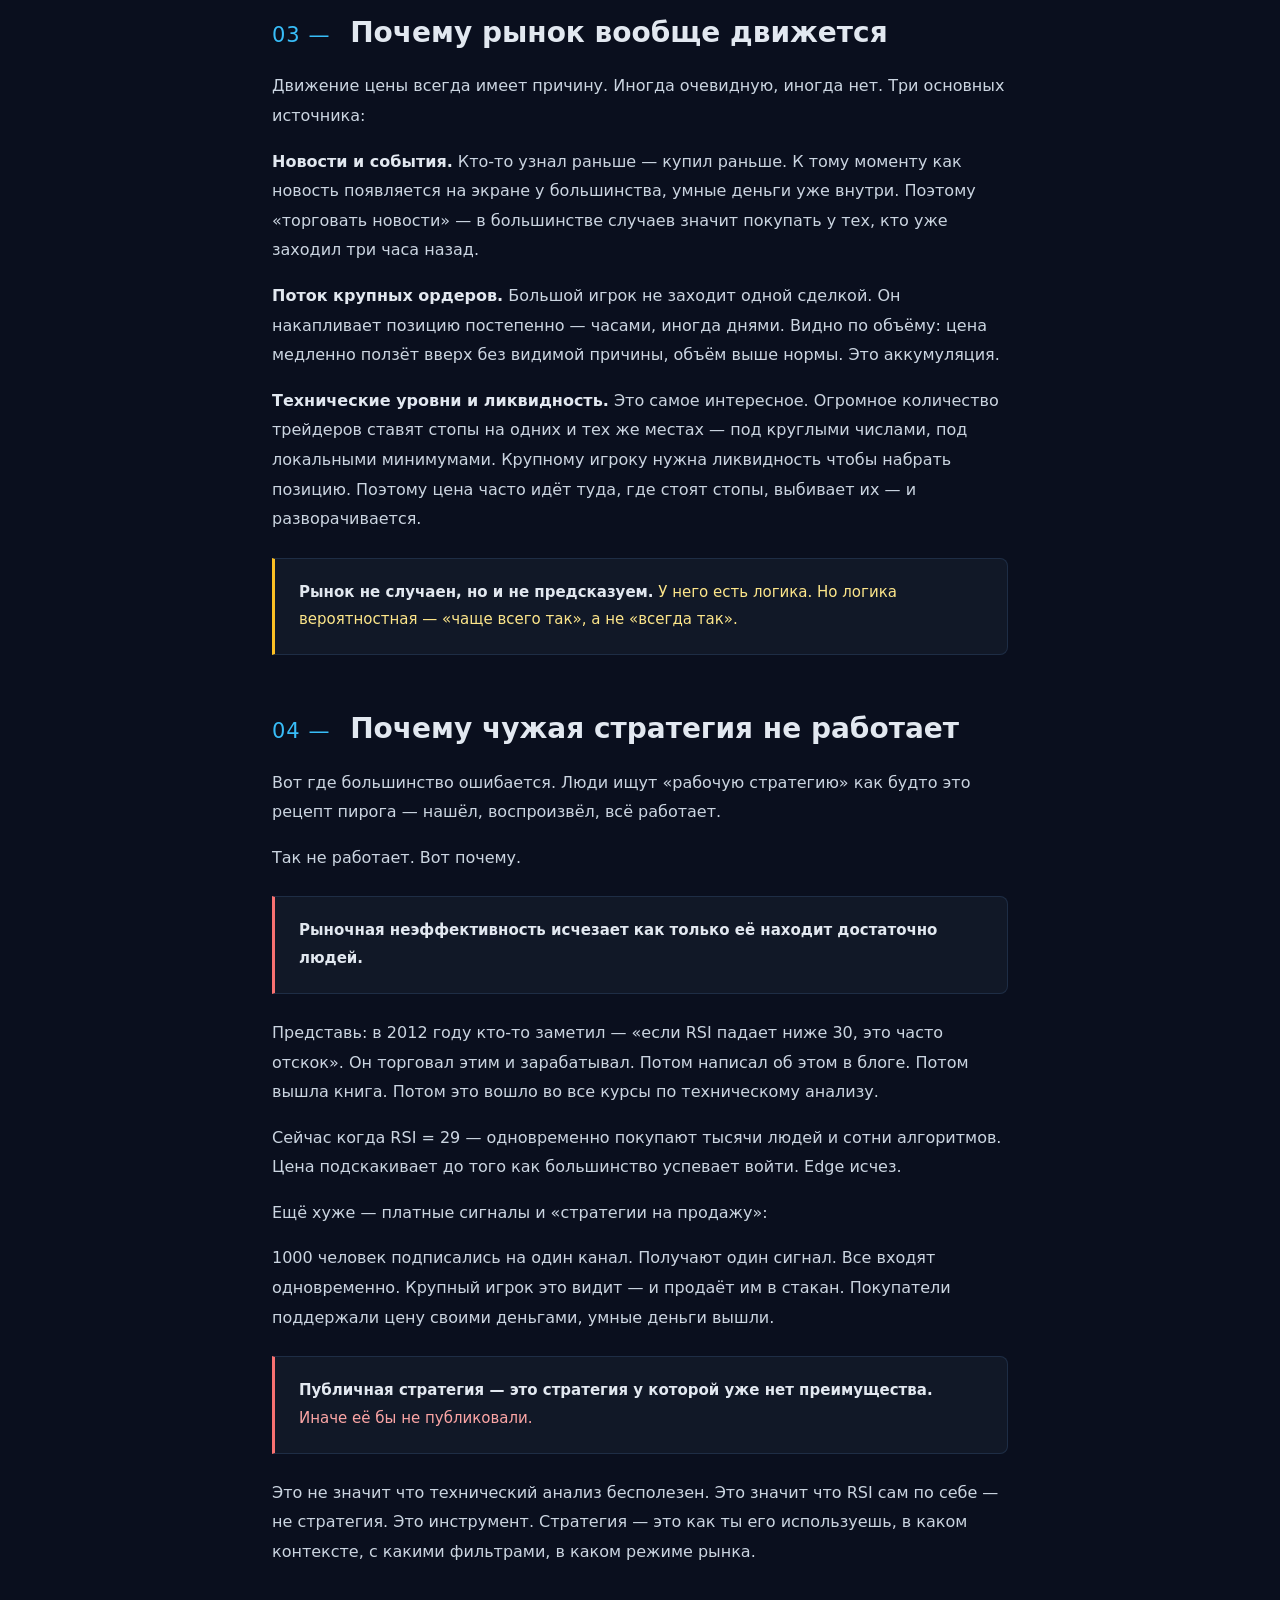
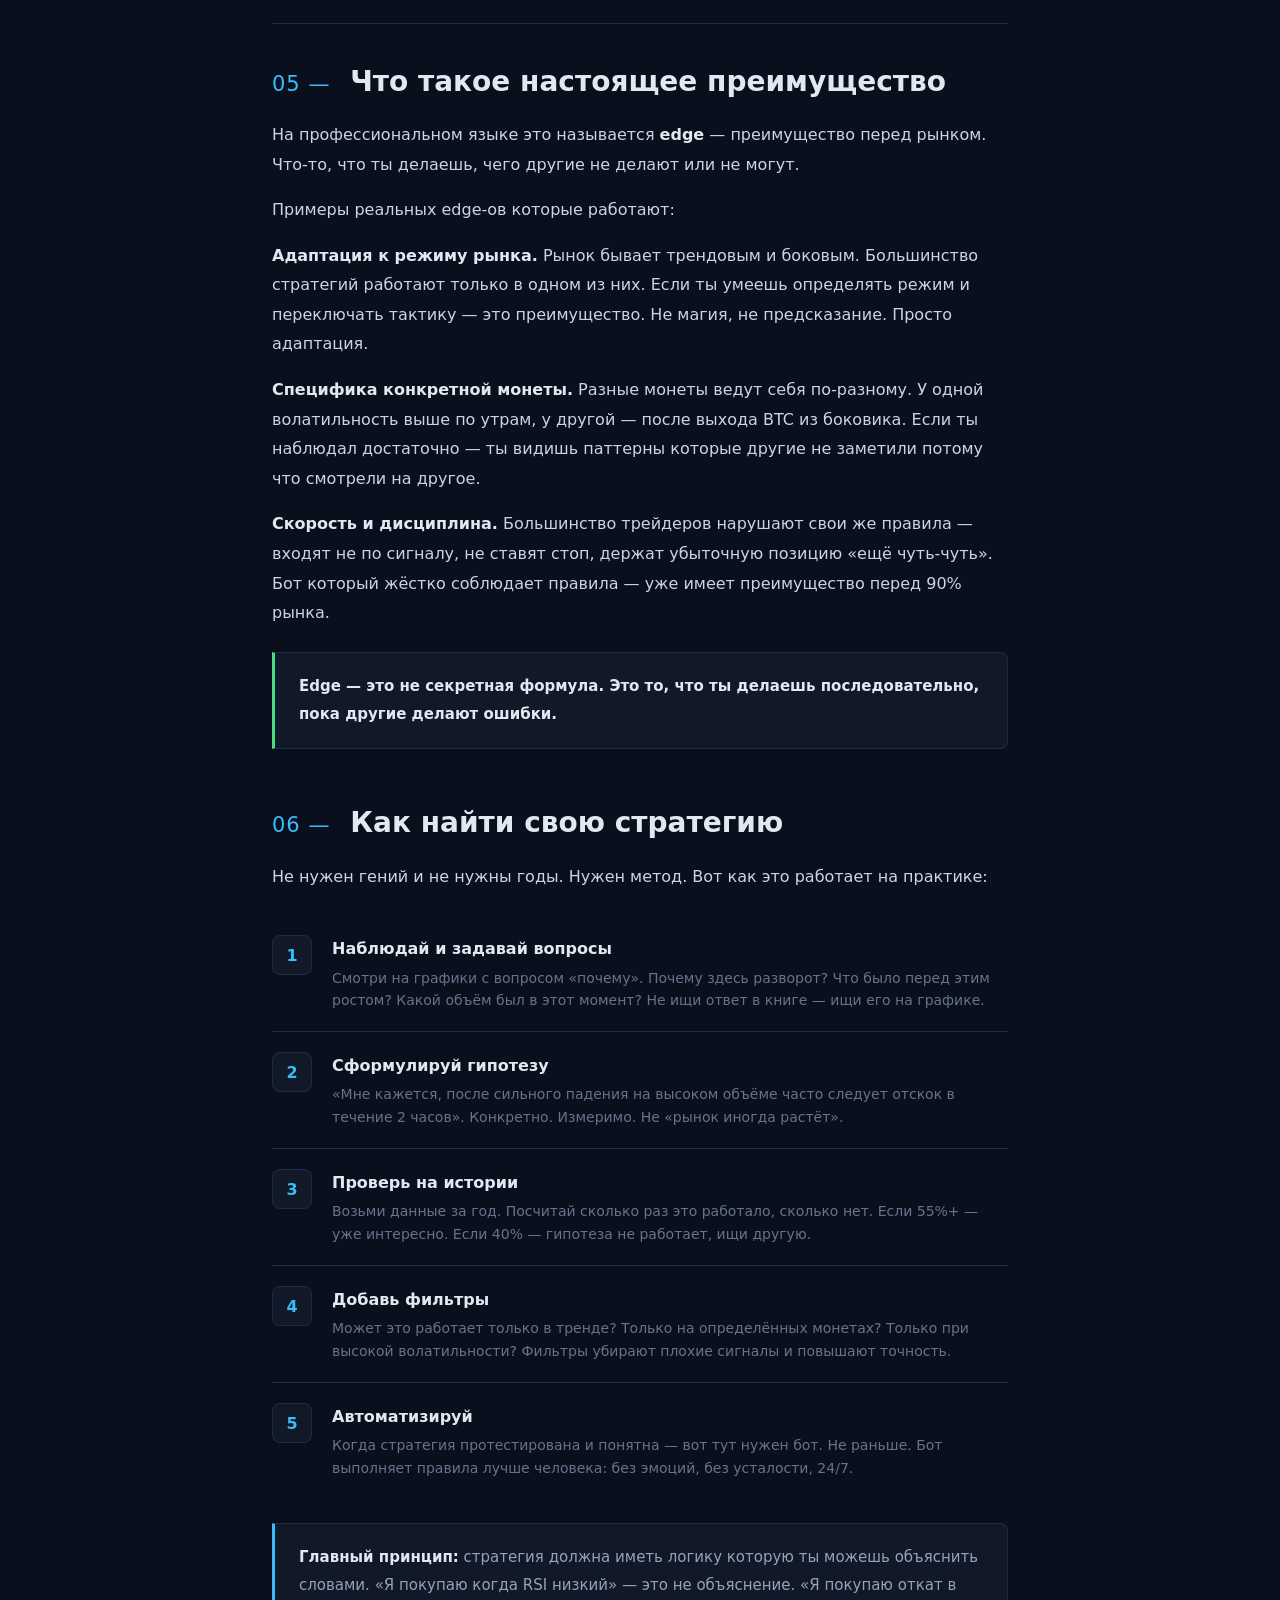
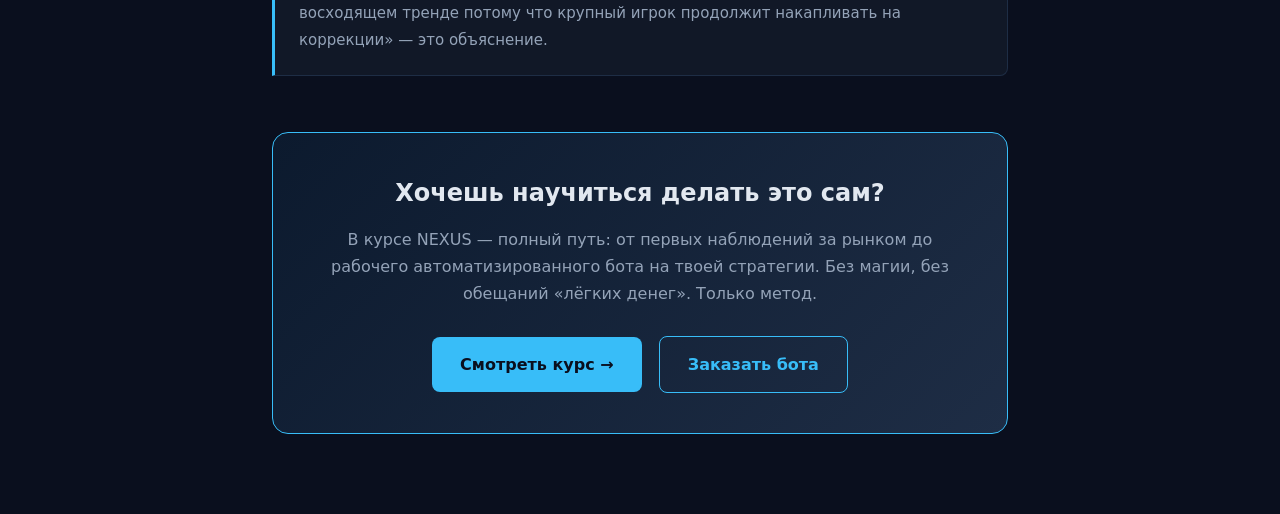
<file: strategy-guide.html>
<!DOCTYPE html>
<html lang="ru">
<head>
<meta charset="UTF-8">
<meta name="viewport" content="width=device-width, initial-scale=1.0">
<title>Как работает рынок и почему только своя стратегия — NEXUS</title>
<link rel="stylesheet" href="style.css">
<style>
.guide-hero { padding: 64px 32px 48px; max-width: 800px; margin: 0 auto; }
.guide-hero .eyebrow { font-size: 12px; color: var(--accent); text-transform: uppercase; letter-spacing: 2px; margin-bottom: 16px; }
.guide-hero h1 { font-size: clamp(26px, 4vw, 44px); font-weight: 700; line-height: 1.25; margin-bottom: 20px; }
.guide-hero h1 span { color: var(--accent); }
.guide-hero .lead { font-size: 18px; color: #94a3b8; line-height: 1.75; }

.guide-body { max-width: 800px; margin: 0 auto; padding: 0 32px 80px; }

.guide-section { margin-bottom: 56px; }
.guide-section h2 { font-size: clamp(20px, 3vw, 28px); font-weight: 700; margin-bottom: 20px; line-height: 1.3; }
.guide-section h2 .num { color: var(--accent); margin-right: 10px; font-size: 0.75em; font-weight: 400; letter-spacing: 1px; text-transform: uppercase; }
.guide-section p { font-size: 16px; color: #cbd5e1; line-height: 1.85; margin-bottom: 16px; }
.guide-section p:last-child { margin-bottom: 0; }
.guide-section strong { color: var(--text); }

.callout { background: #111827; border: 1px solid var(--border); border-left: 3px solid var(--accent); border-radius: 0 8px 8px 0; padding: 20px 24px; margin: 24px 0; }
.callout p { margin: 0; font-size: 15px; color: #94a3b8; }
.callout p strong { color: var(--text); }

.callout.red { border-left-color: #f87171; }
.callout.red p { color: #fca5a5; }
.callout.yellow { border-left-color: var(--yellow); }
.callout.yellow p { color: #fde68a; }
.callout.green { border-left-color: var(--green); }
.callout.green p { color: #86efac; }

.players-grid { display: grid; grid-template-columns: repeat(auto-fit, minmax(220px, 1fr)); gap: 16px; margin: 24px 0; }
.player-card { background: #111827; border: 1px solid var(--border); border-radius: 10px; padding: 20px; }
.player-card .player-icon { font-size: 28px; margin-bottom: 10px; }
.player-card .player-name { font-size: 15px; font-weight: 700; color: var(--text); margin-bottom: 6px; }
.player-card .player-desc { font-size: 13px; color: var(--muted); line-height: 1.6; }
.player-card .player-edge { font-size: 12px; color: var(--accent); margin-top: 10px; font-weight: 600; }

.steps-guide { display: flex; flex-direction: column; gap: 0; margin: 24px 0; }
.step-guide { display: flex; gap: 20px; padding: 20px 0; border-bottom: 1px solid var(--border); }
.step-guide:last-child { border-bottom: none; }
.step-guide-num { background: var(--card); border: 1px solid var(--border); border-radius: 8px; min-width: 40px; height: 40px; display: flex; align-items: center; justify-content: center; font-size: 16px; font-weight: 700; color: var(--accent); flex-shrink: 0; }
.step-guide-body .step-guide-title { font-size: 16px; font-weight: 600; color: var(--text); margin-bottom: 4px; }
.step-guide-body .step-guide-desc { font-size: 14px; color: var(--muted); line-height: 1.6; }

.divider { border: none; border-top: 1px solid var(--border); margin: 40px 0; }

.cta-block { background: linear-gradient(135deg, #0c1a2e 0%, #1e2d45 100%); border: 1px solid var(--accent); border-radius: 16px; padding: 40px; text-align: center; margin-top: 48px; }
.cta-block h3 { font-size: 24px; font-weight: 700; margin-bottom: 12px; }
.cta-block p { font-size: 16px; color: #94a3b8; margin-bottom: 28px; line-height: 1.7; }
.cta-block .cta { display: inline-flex; align-items: center; gap: 8px; background: var(--accent); color: #0a0f1e; padding: 14px 28px; border-radius: 8px; font-weight: 700; font-size: 16px; text-decoration: none; transition: opacity .2s; }
.cta-block .cta:hover { opacity: .85; }
.cta-block .cta.secondary { background: transparent; border: 1px solid var(--accent); color: var(--accent); margin-left: 12px; }

nav.topnav { padding: 16px 32px; border-bottom: 1px solid var(--border); display: flex; align-items: center; gap: 24px; }
nav.topnav a { color: var(--muted); font-size: 14px; text-decoration: none; transition: color .2s; }
nav.topnav a:hover { color: var(--text); }
nav.topnav .logo { font-weight: 700; color: var(--accent); font-size: 16px; margin-right: auto; text-decoration: none; }
</style>
</head>
<body>

<nav class="topnav">
  <a href="index.html" class="logo">NEXUS</a>
  <a href="index.html">Главная</a>
  <a href="order.html">Заказать бота</a>
  <a href="pricing.html">Курс</a>
</nav>

<div class="guide-hero">
  <div class="eyebrow">Матчасть</div>
  <h1>Почему чужая стратегия <span>не работает</span> — и как найти свою</h1>
  <p class="lead">Простое объяснение того, как на самом деле устроен рынок. Без терминологии, без магии. Только механика.</p>
</div>

<div class="guide-body">

  <!-- SECTION 1 -->
  <div class="guide-section">
    <h2><span class="num">01 —</span> Цена — это просто договорённость</h2>
    <p>Биткоин стоит $84,000 не потому что он «должен» столько стоить. Не потому что так посчитала биржа. И не потому что где-то написано «справедливая цена BTC = $84k».</p>
    <p>Он стоит ровно столько, потому что прямо сейчас один человек готов продать за $84,000 — и нашёлся другой, который готов купить. Всё. Больше никакой магии.</p>

    <div class="callout">
      <p><strong>Цена — это точка, где продавец и покупатель согласились.</strong> Не «правда», не «оценка», не «справедливость». Просто момент согласия двух людей.</p>
    </div>

    <p>Когда желающих купить больше чем продать — цена ползёт вверх. Продавцов больше — вниз. Рынок двигается тогда, когда этот баланс нарушается. По любой причине.</p>
  </div>

  <!-- SECTION 2 -->
  <div class="guide-section">
    <h2><span class="num">02 —</span> Три типа игроков — и кто ты среди них</h2>
    <p>На рынке не все равны. Грубо говоря, есть три категории участников, и у каждого своя игра.</p>

    <div class="players-grid">
      <div class="player-card">
        <div class="player-icon">🏦</div>
        <div class="player-name">Маркетмейкеры</div>
        <div class="player-desc">Крупные структуры, которые стоят по обе стороны рынка одновременно. Всегда готовы купить чуть дешевле и продать чуть дороже. Зарабатывают на спреде — разнице между ценой покупки и продажи.</div>
        <div class="player-edge">Им не нужно угадывать направление</div>
      </div>
      <div class="player-card">
        <div class="player-icon">🐋</div>
        <div class="player-name">Институционалы</div>
        <div class="player-desc">Хедж-фонды, крупные трейдеры. У них огромные деньги, но это и проблема — они не могут быстро зайти или выйти, не сдвинув цену против себя. Им нужна ликвидность.</div>
        <div class="player-edge">Сила = деньги. Слабость = медлительность</div>
      </div>
      <div class="player-card">
        <div class="player-icon">👤</div>
        <div class="player-name">Розница — ты</div>
        <div class="player-desc">Маленький объём, высокая скорость. Можешь зайти и выйти за секунды без влияния на цену. Можешь торговать там, где крупному игроку ловить нечего — мелкие монеты, быстрые движения.</div>
        <div class="player-edge">Единственное преимущество — скорость и гибкость</div>
      </div>
    </div>

    <p>Понимая это, сразу становится ясно: игра в «купил и держу как фонд» или «копирую сигналы профессионала» — это не использование своего преимущества. Это игра по чужим правилам на чужом поле.</p>
  </div>

  <!-- SECTION 3 -->
  <div class="guide-section">
    <h2><span class="num">03 —</span> Почему рынок вообще движется</h2>
    <p>Движение цены всегда имеет причину. Иногда очевидную, иногда нет. Три основных источника:</p>

    <p><strong>Новости и события.</strong> Кто-то узнал раньше — купил раньше. К тому моменту как новость появляется на экране у большинства, умные деньги уже внутри. Поэтому «торговать новости» — в большинстве случаев значит покупать у тех, кто уже заходил три часа назад.</p>

    <p><strong>Поток крупных ордеров.</strong> Большой игрок не заходит одной сделкой. Он накапливает позицию постепенно — часами, иногда днями. Видно по объёму: цена медленно ползёт вверх без видимой причины, объём выше нормы. Это аккумуляция.</p>

    <p><strong>Технические уровни и ликвидность.</strong> Это самое интересное. Огромное количество трейдеров ставят стопы на одних и тех же местах — под круглыми числами, под локальными минимумами. Крупному игроку нужна ликвидность чтобы набрать позицию. Поэтому цена часто идёт туда, где стоят стопы, выбивает их — и разворачивается.</p>

    <div class="callout yellow">
      <p><strong>Рынок не случаен, но и не предсказуем.</strong> У него есть логика. Но логика вероятностная — «чаще всего так», а не «всегда так».</p>
    </div>
  </div>

  <!-- SECTION 4 -->
  <div class="guide-section">
    <h2><span class="num">04 —</span> Почему чужая стратегия не работает</h2>
    <p>Вот где большинство ошибается. Люди ищут «рабочую стратегию» как будто это рецепт пирога — нашёл, воспроизвёл, всё работает.</p>
    <p>Так не работает. Вот почему.</p>

    <div class="callout red">
      <p><strong>Рыночная неэффективность исчезает как только её находит достаточно людей.</strong></p>
    </div>

    <p>Представь: в 2012 году кто-то заметил — «если RSI падает ниже 30, это часто отскок». Он торговал этим и зарабатывал. Потом написал об этом в блоге. Потом вышла книга. Потом это вошло во все курсы по техническому анализу.</p>
    <p>Сейчас когда RSI = 29 — одновременно покупают тысячи людей и сотни алгоритмов. Цена подскакивает до того как большинство успевает войти. Edge исчез.</p>

    <p>Ещё хуже — платные сигналы и «стратегии на продажу»:</p>
    <p>1000 человек подписались на один канал. Получают один сигнал. Все входят одновременно. Крупный игрок это видит — и продаёт им в стакан. Покупатели поддержали цену своими деньгами, умные деньги вышли.</p>

    <div class="callout red">
      <p><strong>Публичная стратегия — это стратегия у которой уже нет преимущества.</strong> Иначе её бы не публиковали.</p>
    </div>

    <p>Это не значит что технический анализ бесполезен. Это значит что RSI сам по себе — не стратегия. Это инструмент. Стратегия — это как ты его используешь, в каком контексте, с какими фильтрами, в каком режиме рынка.</p>
  </div>

  <hr class="divider">

  <!-- SECTION 5 -->
  <div class="guide-section">
    <h2><span class="num">05 —</span> Что такое настоящее преимущество</h2>
    <p>На профессиональном языке это называется <strong>edge</strong> — преимущество перед рынком. Что-то, что ты делаешь, чего другие не делают или не могут.</p>

    <p>Примеры реальных edge-ов которые работают:</p>

    <p><strong>Адаптация к режиму рынка.</strong> Рынок бывает трендовым и боковым. Большинство стратегий работают только в одном из них. Если ты умеешь определять режим и переключать тактику — это преимущество. Не магия, не предсказание. Просто адаптация.</p>

    <p><strong>Специфика конкретной монеты.</strong> Разные монеты ведут себя по-разному. У одной волатильность выше по утрам, у другой — после выхода BTC из боковика. Если ты наблюдал достаточно — ты видишь паттерны которые другие не заметили потому что смотрели на другое.</p>

    <p><strong>Скорость и дисциплина.</strong> Большинство трейдеров нарушают свои же правила — входят не по сигналу, не ставят стоп, держат убыточную позицию «ещё чуть-чуть». Бот который жёстко соблюдает правила — уже имеет преимущество перед 90% рынка.</p>

    <div class="callout green">
      <p><strong>Edge — это не секретная формула. Это то, что ты делаешь последовательно, пока другие делают ошибки.</strong></p>
    </div>
  </div>

  <!-- SECTION 6 -->
  <div class="guide-section">
    <h2><span class="num">06 —</span> Как найти свою стратегию</h2>
    <p>Не нужен гений и не нужны годы. Нужен метод. Вот как это работает на практике:</p>

    <div class="steps-guide">
      <div class="step-guide">
        <div class="step-guide-num">1</div>
        <div class="step-guide-body">
          <div class="step-guide-title">Наблюдай и задавай вопросы</div>
          <div class="step-guide-desc">Смотри на графики с вопросом «почему». Почему здесь разворот? Что было перед этим ростом? Какой объём был в этот момент? Не ищи ответ в книге — ищи его на графике.</div>
        </div>
      </div>
      <div class="step-guide">
        <div class="step-guide-num">2</div>
        <div class="step-guide-body">
          <div class="step-guide-title">Сформулируй гипотезу</div>
          <div class="step-guide-desc">«Мне кажется, после сильного падения на высоком объёме часто следует отскок в течение 2 часов». Конкретно. Измеримо. Не «рынок иногда растёт».</div>
        </div>
      </div>
      <div class="step-guide">
        <div class="step-guide-num">3</div>
        <div class="step-guide-body">
          <div class="step-guide-title">Проверь на истории</div>
          <div class="step-guide-desc">Возьми данные за год. Посчитай сколько раз это работало, сколько нет. Если 55%+ — уже интересно. Если 40% — гипотеза не работает, ищи другую.</div>
        </div>
      </div>
      <div class="step-guide">
        <div class="step-guide-num">4</div>
        <div class="step-guide-body">
          <div class="step-guide-title">Добавь фильтры</div>
          <div class="step-guide-desc">Может это работает только в тренде? Только на определённых монетах? Только при высокой волатильности? Фильтры убирают плохие сигналы и повышают точность.</div>
        </div>
      </div>
      <div class="step-guide">
        <div class="step-guide-num">5</div>
        <div class="step-guide-body">
          <div class="step-guide-title">Автоматизируй</div>
          <div class="step-guide-desc">Когда стратегия протестирована и понятна — вот тут нужен бот. Не раньше. Бот выполняет правила лучше человека: без эмоций, без усталости, 24/7.</div>
        </div>
      </div>
    </div>

    <div class="callout">
      <p><strong>Главный принцип:</strong> стратегия должна иметь логику которую ты можешь объяснить словами. «Я покупаю когда RSI низкий» — это не объяснение. «Я покупаю откат в восходящем тренде потому что крупный игрок продолжит накапливать на коррекции» — это объяснение.</p>
    </div>
  </div>

  <!-- CTA -->
  <div class="cta-block">
    <h3>Хочешь научиться делать это сам?</h3>
    <p>В курсе NEXUS — полный путь: от первых наблюдений за рынком до рабочего автоматизированного бота на твоей стратегии. Без магии, без обещаний «лёгких денег». Только метод.</p>
    <a href="pricing.html" class="cta">Смотреть курс →</a>
    <a href="order.html" class="cta secondary">Заказать бота</a>
  </div>

</div>

</body>
</html>
</file>
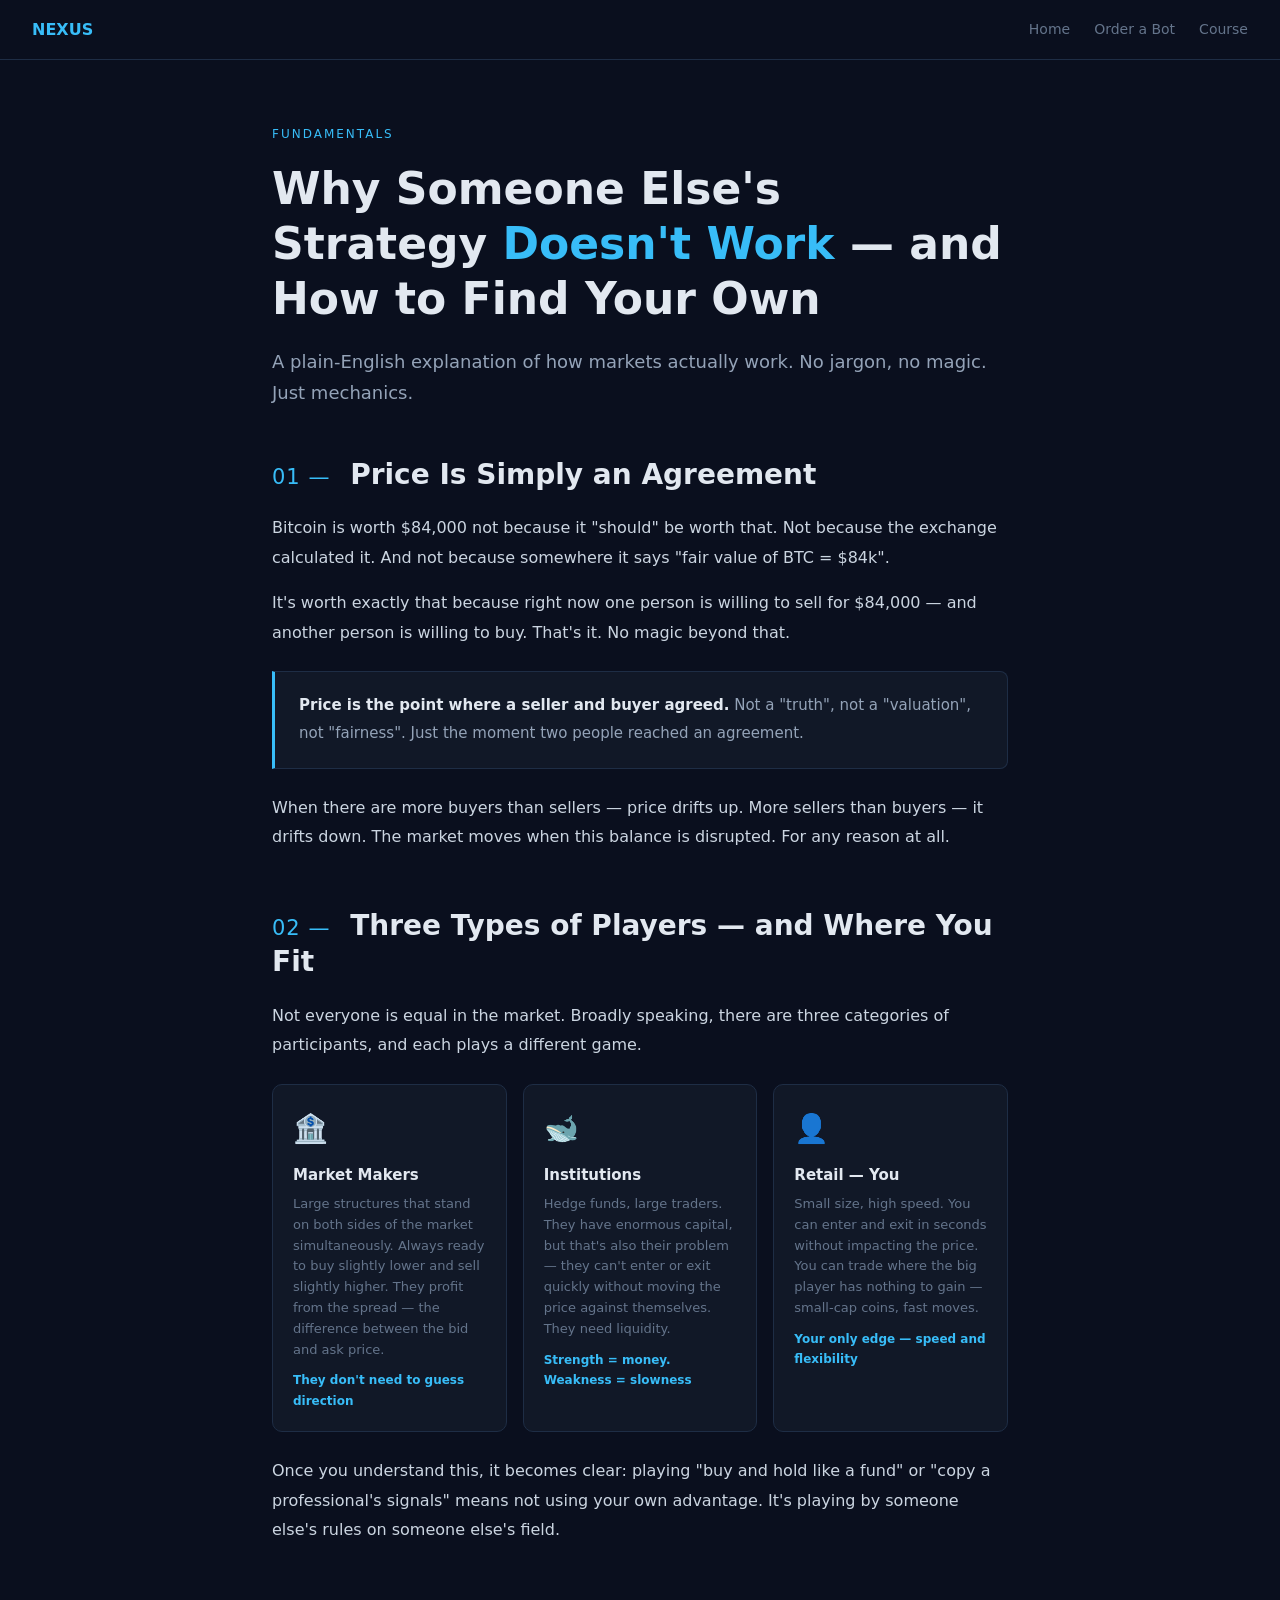
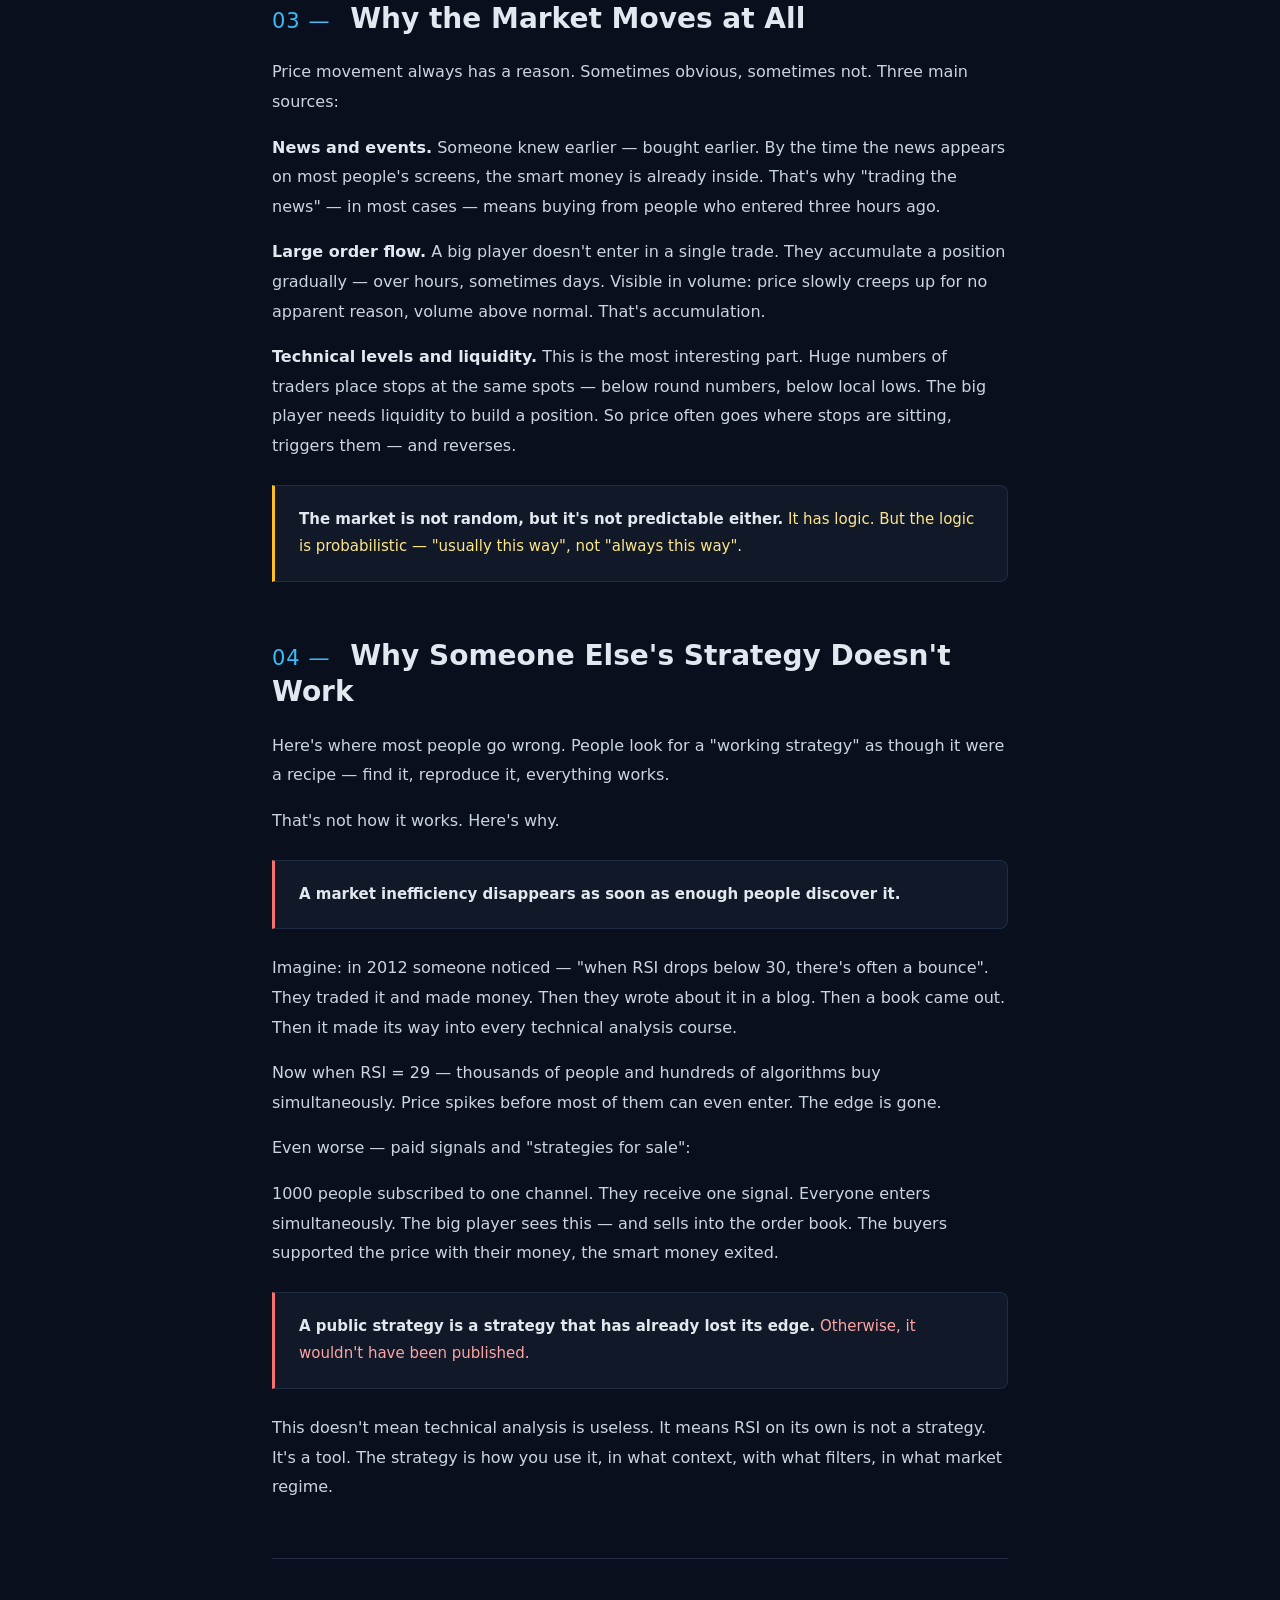
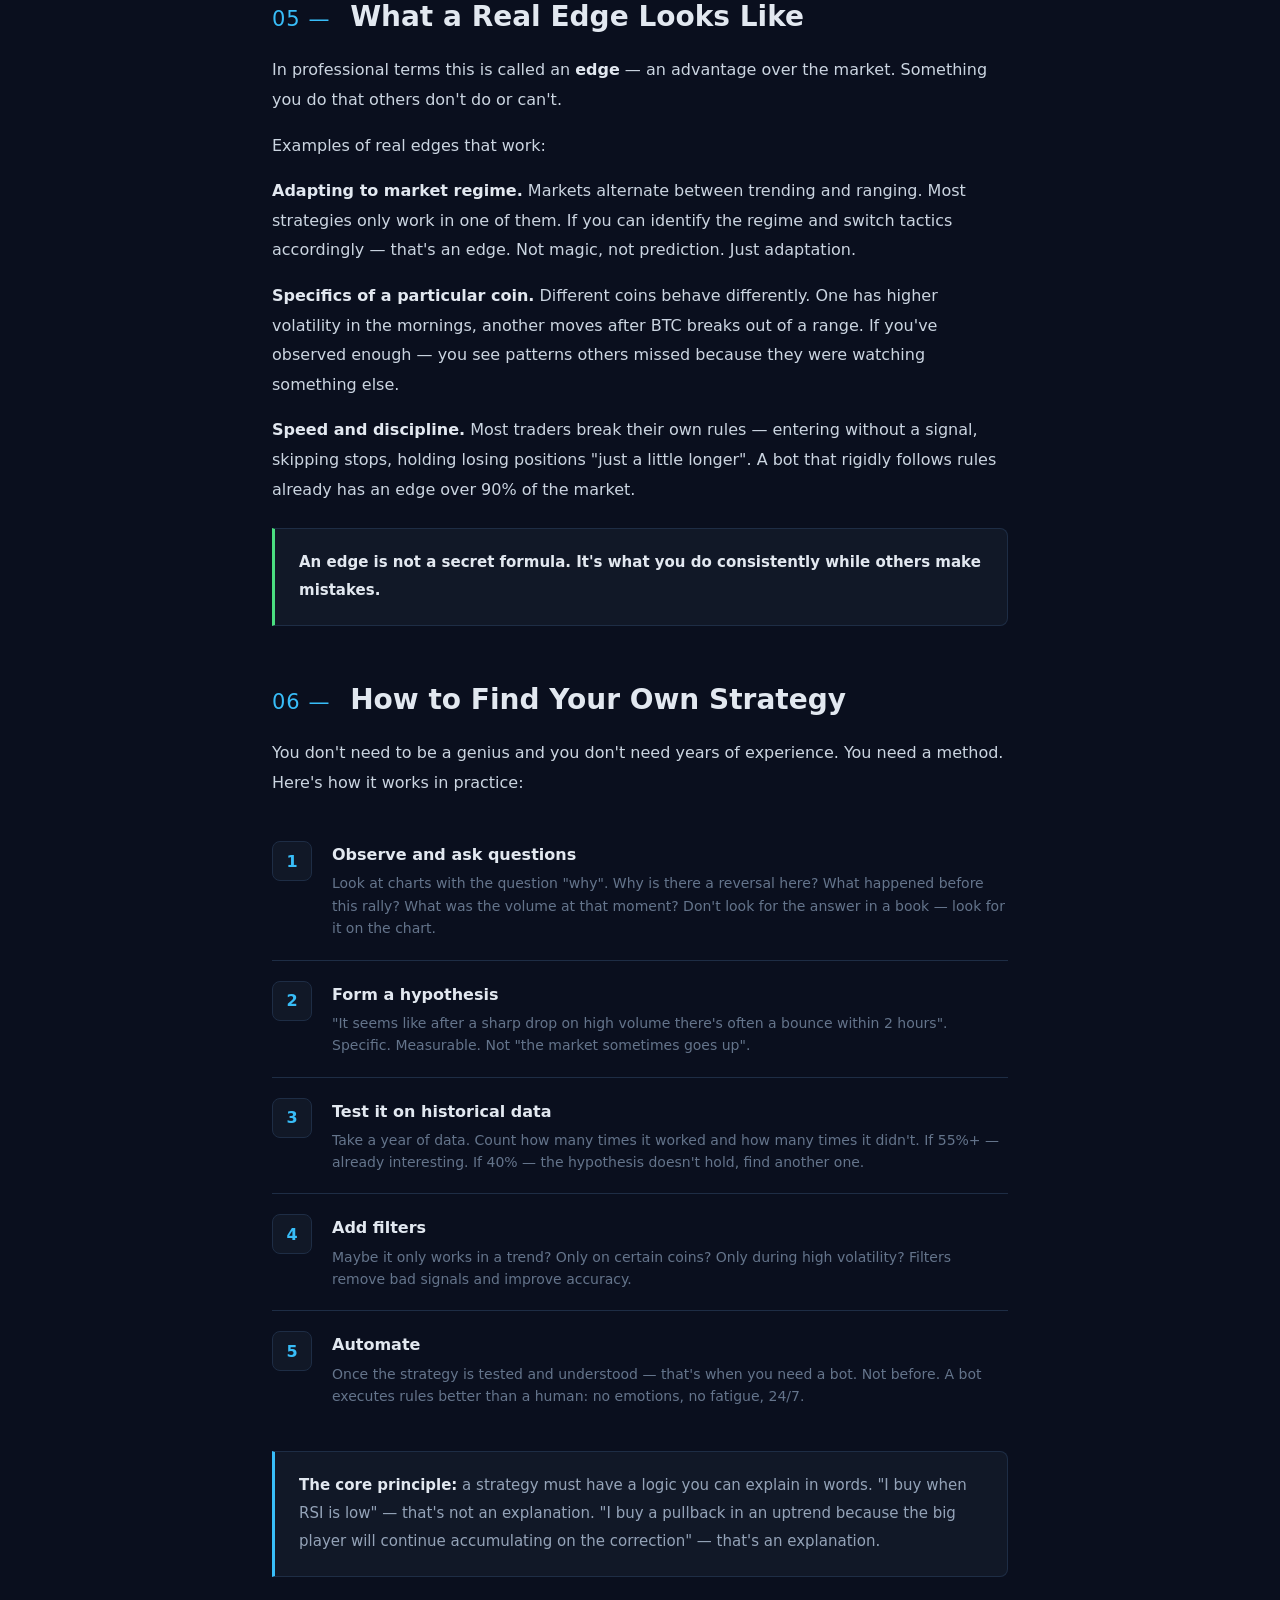
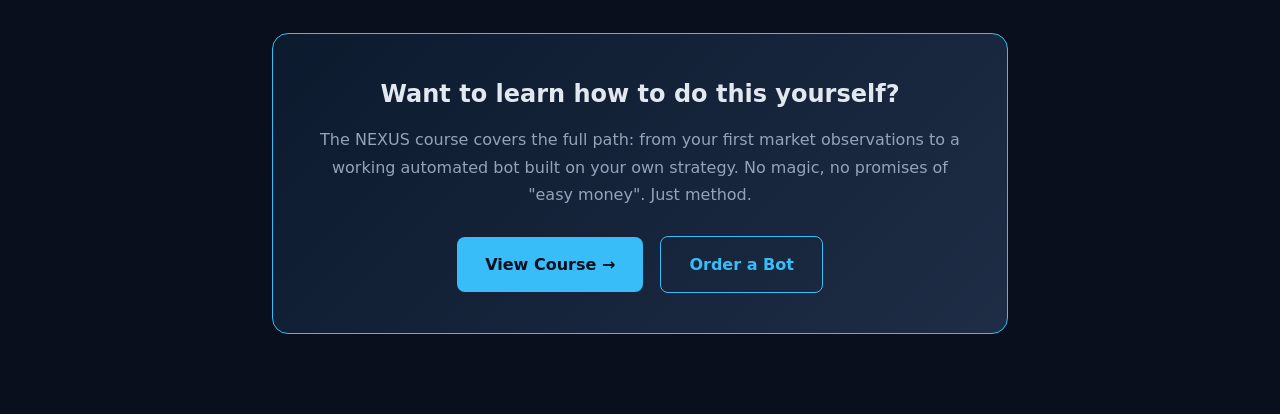
<file: en/strategy-guide.html>
<!DOCTYPE html>
<html lang="en">
<head>
<meta charset="UTF-8">
<meta name="viewport" content="width=device-width, initial-scale=1.0">
<title>How the Market Works and Why Only Your Own Strategy Succeeds — NEXUS</title>
<link rel="stylesheet" href="../style.css">
<style>
.guide-hero { padding: 64px 32px 48px; max-width: 800px; margin: 0 auto; }
.guide-hero .eyebrow { font-size: 12px; color: var(--accent); text-transform: uppercase; letter-spacing: 2px; margin-bottom: 16px; }
.guide-hero h1 { font-size: clamp(26px, 4vw, 44px); font-weight: 700; line-height: 1.25; margin-bottom: 20px; }
.guide-hero h1 span { color: var(--accent); }
.guide-hero .lead { font-size: 18px; color: #94a3b8; line-height: 1.75; }

.guide-body { max-width: 800px; margin: 0 auto; padding: 0 32px 80px; }

.guide-section { margin-bottom: 56px; }
.guide-section h2 { font-size: clamp(20px, 3vw, 28px); font-weight: 700; margin-bottom: 20px; line-height: 1.3; }
.guide-section h2 .num { color: var(--accent); margin-right: 10px; font-size: 0.75em; font-weight: 400; letter-spacing: 1px; text-transform: uppercase; }
.guide-section p { font-size: 16px; color: #cbd5e1; line-height: 1.85; margin-bottom: 16px; }
.guide-section p:last-child { margin-bottom: 0; }
.guide-section strong { color: var(--text); }

.callout { background: #111827; border: 1px solid var(--border); border-left: 3px solid var(--accent); border-radius: 0 8px 8px 0; padding: 20px 24px; margin: 24px 0; }
.callout p { margin: 0; font-size: 15px; color: #94a3b8; }
.callout p strong { color: var(--text); }

.callout.red { border-left-color: #f87171; }
.callout.red p { color: #fca5a5; }
.callout.yellow { border-left-color: var(--yellow); }
.callout.yellow p { color: #fde68a; }
.callout.green { border-left-color: var(--green); }
.callout.green p { color: #86efac; }

.players-grid { display: grid; grid-template-columns: repeat(auto-fit, minmax(220px, 1fr)); gap: 16px; margin: 24px 0; }
.player-card { background: #111827; border: 1px solid var(--border); border-radius: 10px; padding: 20px; }
.player-card .player-icon { font-size: 28px; margin-bottom: 10px; }
.player-card .player-name { font-size: 15px; font-weight: 700; color: var(--text); margin-bottom: 6px; }
.player-card .player-desc { font-size: 13px; color: var(--muted); line-height: 1.6; }
.player-card .player-edge { font-size: 12px; color: var(--accent); margin-top: 10px; font-weight: 600; }

.steps-guide { display: flex; flex-direction: column; gap: 0; margin: 24px 0; }
.step-guide { display: flex; gap: 20px; padding: 20px 0; border-bottom: 1px solid var(--border); }
.step-guide:last-child { border-bottom: none; }
.step-guide-num { background: var(--card); border: 1px solid var(--border); border-radius: 8px; min-width: 40px; height: 40px; display: flex; align-items: center; justify-content: center; font-size: 16px; font-weight: 700; color: var(--accent); flex-shrink: 0; }
.step-guide-body .step-guide-title { font-size: 16px; font-weight: 600; color: var(--text); margin-bottom: 4px; }
.step-guide-body .step-guide-desc { font-size: 14px; color: var(--muted); line-height: 1.6; }

.divider { border: none; border-top: 1px solid var(--border); margin: 40px 0; }

.cta-block { background: linear-gradient(135deg, #0c1a2e 0%, #1e2d45 100%); border: 1px solid var(--accent); border-radius: 16px; padding: 40px; text-align: center; margin-top: 48px; }
.cta-block h3 { font-size: 24px; font-weight: 700; margin-bottom: 12px; }
.cta-block p { font-size: 16px; color: #94a3b8; margin-bottom: 28px; line-height: 1.7; }
.cta-block .cta { display: inline-flex; align-items: center; gap: 8px; background: var(--accent); color: #0a0f1e; padding: 14px 28px; border-radius: 8px; font-weight: 700; font-size: 16px; text-decoration: none; transition: opacity .2s; }
.cta-block .cta:hover { opacity: .85; }
.cta-block .cta.secondary { background: transparent; border: 1px solid var(--accent); color: var(--accent); margin-left: 12px; }

nav.topnav { padding: 16px 32px; border-bottom: 1px solid var(--border); display: flex; align-items: center; gap: 24px; }
nav.topnav a { color: var(--muted); font-size: 14px; text-decoration: none; transition: color .2s; }
nav.topnav a:hover { color: var(--text); }
nav.topnav .logo { font-weight: 700; color: var(--accent); font-size: 16px; margin-right: auto; text-decoration: none; }
</style>
</head>
<body>

<nav class="topnav">
  <a href="../index.html" class="logo">NEXUS</a>
  <a href="../index.html">Home</a>
  <a href="../order.html">Order a Bot</a>
  <a href="../pricing.html">Course</a>
</nav>

<div class="guide-hero">
  <div class="eyebrow">Fundamentals</div>
  <h1>Why Someone Else's Strategy <span>Doesn't Work</span> — and How to Find Your Own</h1>
  <p class="lead">A plain-English explanation of how markets actually work. No jargon, no magic. Just mechanics.</p>
</div>

<div class="guide-body">

  <!-- SECTION 1 -->
  <div class="guide-section">
    <h2><span class="num">01 —</span> Price Is Simply an Agreement</h2>
    <p>Bitcoin is worth $84,000 not because it "should" be worth that. Not because the exchange calculated it. And not because somewhere it says "fair value of BTC = $84k".</p>
    <p>It's worth exactly that because right now one person is willing to sell for $84,000 — and another person is willing to buy. That's it. No magic beyond that.</p>

    <div class="callout">
      <p><strong>Price is the point where a seller and buyer agreed.</strong> Not a "truth", not a "valuation", not "fairness". Just the moment two people reached an agreement.</p>
    </div>

    <p>When there are more buyers than sellers — price drifts up. More sellers than buyers — it drifts down. The market moves when this balance is disrupted. For any reason at all.</p>
  </div>

  <!-- SECTION 2 -->
  <div class="guide-section">
    <h2><span class="num">02 —</span> Three Types of Players — and Where You Fit</h2>
    <p>Not everyone is equal in the market. Broadly speaking, there are three categories of participants, and each plays a different game.</p>

    <div class="players-grid">
      <div class="player-card">
        <div class="player-icon">🏦</div>
        <div class="player-name">Market Makers</div>
        <div class="player-desc">Large structures that stand on both sides of the market simultaneously. Always ready to buy slightly lower and sell slightly higher. They profit from the spread — the difference between the bid and ask price.</div>
        <div class="player-edge">They don't need to guess direction</div>
      </div>
      <div class="player-card">
        <div class="player-icon">🐋</div>
        <div class="player-name">Institutions</div>
        <div class="player-desc">Hedge funds, large traders. They have enormous capital, but that's also their problem — they can't enter or exit quickly without moving the price against themselves. They need liquidity.</div>
        <div class="player-edge">Strength = money. Weakness = slowness</div>
      </div>
      <div class="player-card">
        <div class="player-icon">👤</div>
        <div class="player-name">Retail — You</div>
        <div class="player-desc">Small size, high speed. You can enter and exit in seconds without impacting the price. You can trade where the big player has nothing to gain — small-cap coins, fast moves.</div>
        <div class="player-edge">Your only edge — speed and flexibility</div>
      </div>
    </div>

    <p>Once you understand this, it becomes clear: playing "buy and hold like a fund" or "copy a professional's signals" means not using your own advantage. It's playing by someone else's rules on someone else's field.</p>
  </div>

  <!-- SECTION 3 -->
  <div class="guide-section">
    <h2><span class="num">03 —</span> Why the Market Moves at All</h2>
    <p>Price movement always has a reason. Sometimes obvious, sometimes not. Three main sources:</p>

    <p><strong>News and events.</strong> Someone knew earlier — bought earlier. By the time the news appears on most people's screens, the smart money is already inside. That's why "trading the news" — in most cases — means buying from people who entered three hours ago.</p>

    <p><strong>Large order flow.</strong> A big player doesn't enter in a single trade. They accumulate a position gradually — over hours, sometimes days. Visible in volume: price slowly creeps up for no apparent reason, volume above normal. That's accumulation.</p>

    <p><strong>Technical levels and liquidity.</strong> This is the most interesting part. Huge numbers of traders place stops at the same spots — below round numbers, below local lows. The big player needs liquidity to build a position. So price often goes where stops are sitting, triggers them — and reverses.</p>

    <div class="callout yellow">
      <p><strong>The market is not random, but it's not predictable either.</strong> It has logic. But the logic is probabilistic — "usually this way", not "always this way".</p>
    </div>
  </div>

  <!-- SECTION 4 -->
  <div class="guide-section">
    <h2><span class="num">04 —</span> Why Someone Else's Strategy Doesn't Work</h2>
    <p>Here's where most people go wrong. People look for a "working strategy" as though it were a recipe — find it, reproduce it, everything works.</p>
    <p>That's not how it works. Here's why.</p>

    <div class="callout red">
      <p><strong>A market inefficiency disappears as soon as enough people discover it.</strong></p>
    </div>

    <p>Imagine: in 2012 someone noticed — "when RSI drops below 30, there's often a bounce". They traded it and made money. Then they wrote about it in a blog. Then a book came out. Then it made its way into every technical analysis course.</p>
    <p>Now when RSI = 29 — thousands of people and hundreds of algorithms buy simultaneously. Price spikes before most of them can even enter. The edge is gone.</p>

    <p>Even worse — paid signals and "strategies for sale":</p>
    <p>1000 people subscribed to one channel. They receive one signal. Everyone enters simultaneously. The big player sees this — and sells into the order book. The buyers supported the price with their money, the smart money exited.</p>

    <div class="callout red">
      <p><strong>A public strategy is a strategy that has already lost its edge.</strong> Otherwise, it wouldn't have been published.</p>
    </div>

    <p>This doesn't mean technical analysis is useless. It means RSI on its own is not a strategy. It's a tool. The strategy is how you use it, in what context, with what filters, in what market regime.</p>
  </div>

  <hr class="divider">

  <!-- SECTION 5 -->
  <div class="guide-section">
    <h2><span class="num">05 —</span> What a Real Edge Looks Like</h2>
    <p>In professional terms this is called an <strong>edge</strong> — an advantage over the market. Something you do that others don't do or can't.</p>

    <p>Examples of real edges that work:</p>

    <p><strong>Adapting to market regime.</strong> Markets alternate between trending and ranging. Most strategies only work in one of them. If you can identify the regime and switch tactics accordingly — that's an edge. Not magic, not prediction. Just adaptation.</p>

    <p><strong>Specifics of a particular coin.</strong> Different coins behave differently. One has higher volatility in the mornings, another moves after BTC breaks out of a range. If you've observed enough — you see patterns others missed because they were watching something else.</p>

    <p><strong>Speed and discipline.</strong> Most traders break their own rules — entering without a signal, skipping stops, holding losing positions "just a little longer". A bot that rigidly follows rules already has an edge over 90% of the market.</p>

    <div class="callout green">
      <p><strong>An edge is not a secret formula. It's what you do consistently while others make mistakes.</strong></p>
    </div>
  </div>

  <!-- SECTION 6 -->
  <div class="guide-section">
    <h2><span class="num">06 —</span> How to Find Your Own Strategy</h2>
    <p>You don't need to be a genius and you don't need years of experience. You need a method. Here's how it works in practice:</p>

    <div class="steps-guide">
      <div class="step-guide">
        <div class="step-guide-num">1</div>
        <div class="step-guide-body">
          <div class="step-guide-title">Observe and ask questions</div>
          <div class="step-guide-desc">Look at charts with the question "why". Why is there a reversal here? What happened before this rally? What was the volume at that moment? Don't look for the answer in a book — look for it on the chart.</div>
        </div>
      </div>
      <div class="step-guide">
        <div class="step-guide-num">2</div>
        <div class="step-guide-body">
          <div class="step-guide-title">Form a hypothesis</div>
          <div class="step-guide-desc">"It seems like after a sharp drop on high volume there's often a bounce within 2 hours". Specific. Measurable. Not "the market sometimes goes up".</div>
        </div>
      </div>
      <div class="step-guide">
        <div class="step-guide-num">3</div>
        <div class="step-guide-body">
          <div class="step-guide-title">Test it on historical data</div>
          <div class="step-guide-desc">Take a year of data. Count how many times it worked and how many times it didn't. If 55%+ — already interesting. If 40% — the hypothesis doesn't hold, find another one.</div>
        </div>
      </div>
      <div class="step-guide">
        <div class="step-guide-num">4</div>
        <div class="step-guide-body">
          <div class="step-guide-title">Add filters</div>
          <div class="step-guide-desc">Maybe it only works in a trend? Only on certain coins? Only during high volatility? Filters remove bad signals and improve accuracy.</div>
        </div>
      </div>
      <div class="step-guide">
        <div class="step-guide-num">5</div>
        <div class="step-guide-body">
          <div class="step-guide-title">Automate</div>
          <div class="step-guide-desc">Once the strategy is tested and understood — that's when you need a bot. Not before. A bot executes rules better than a human: no emotions, no fatigue, 24/7.</div>
        </div>
      </div>
    </div>

    <div class="callout">
      <p><strong>The core principle:</strong> a strategy must have a logic you can explain in words. "I buy when RSI is low" — that's not an explanation. "I buy a pullback in an uptrend because the big player will continue accumulating on the correction" — that's an explanation.</p>
    </div>
  </div>

  <!-- CTA -->
  <div class="cta-block">
    <h3>Want to learn how to do this yourself?</h3>
    <p>The NEXUS course covers the full path: from your first market observations to a working automated bot built on your own strategy. No magic, no promises of "easy money". Just method.</p>
    <a href="../pricing.html" class="cta">View Course →</a>
    <a href="../order.html" class="cta secondary">Order a Bot</a>
  </div>

</div>

</body>
</html>
</file>
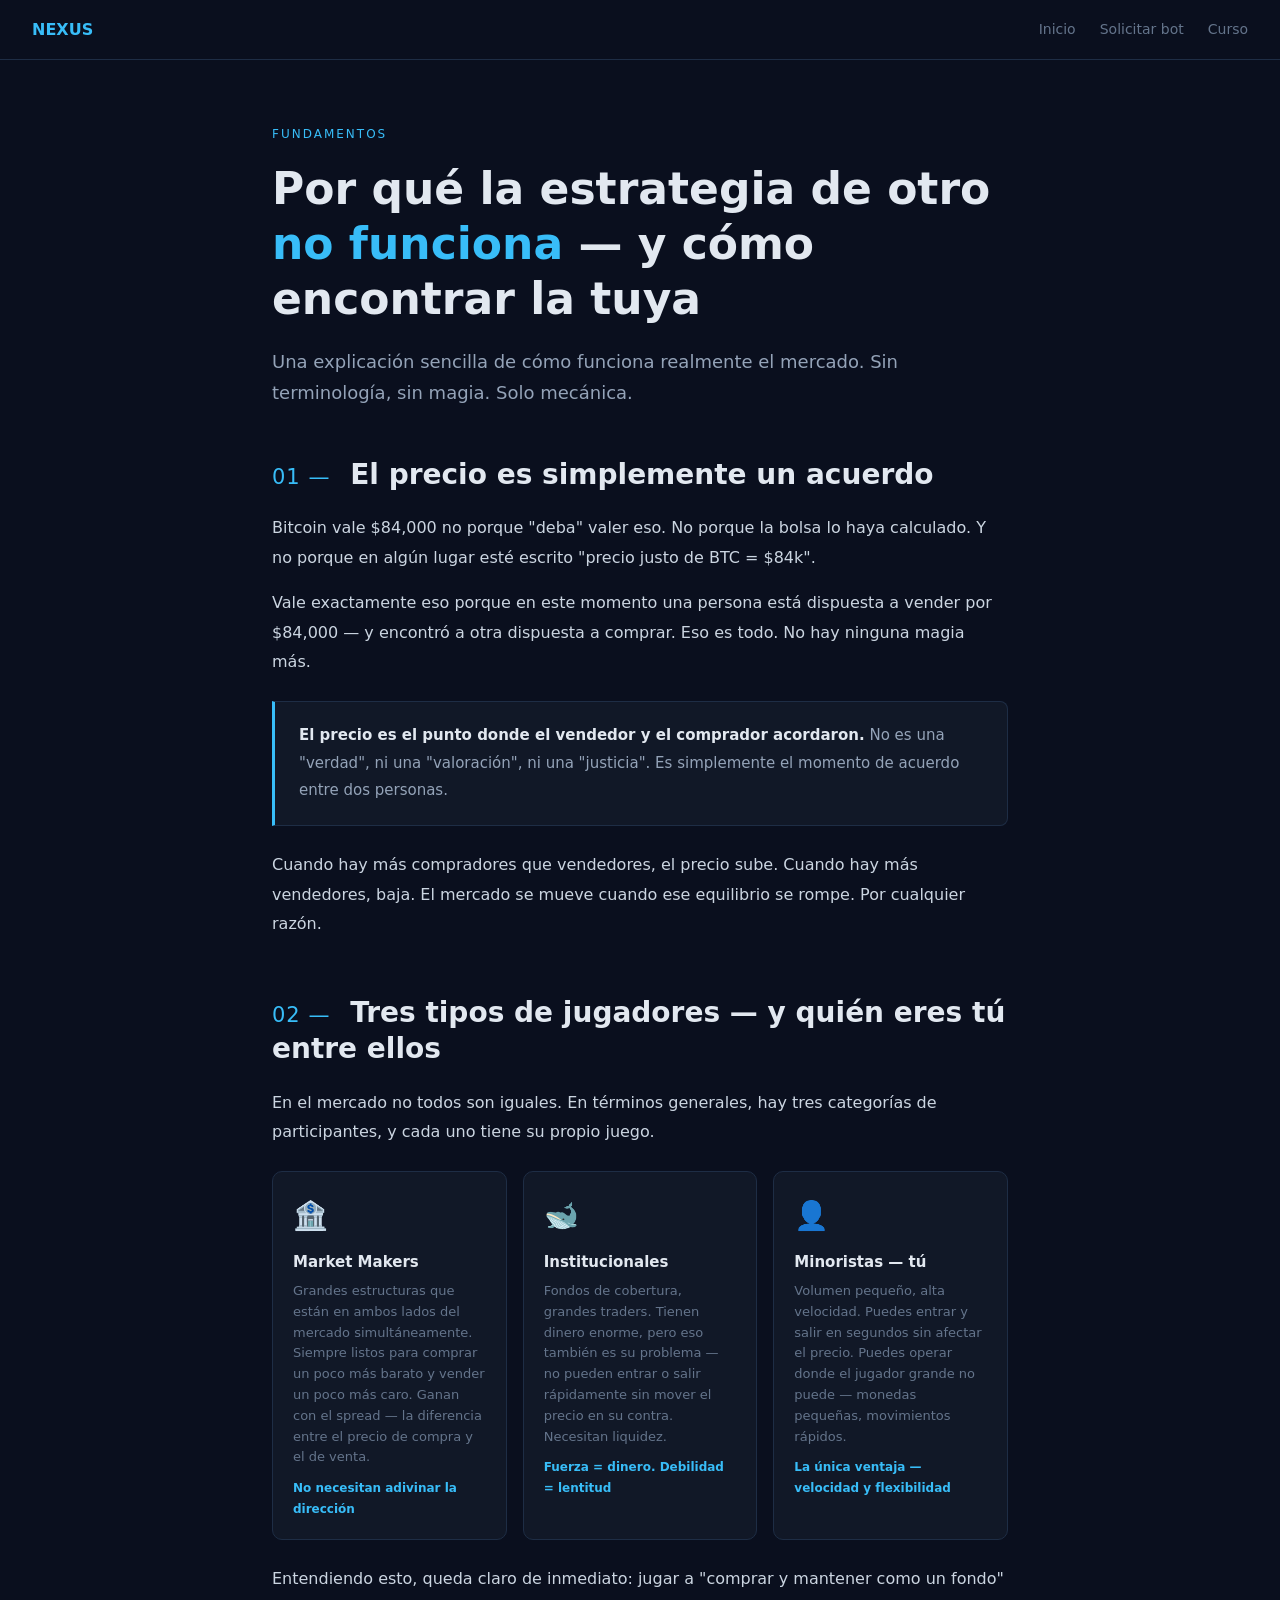
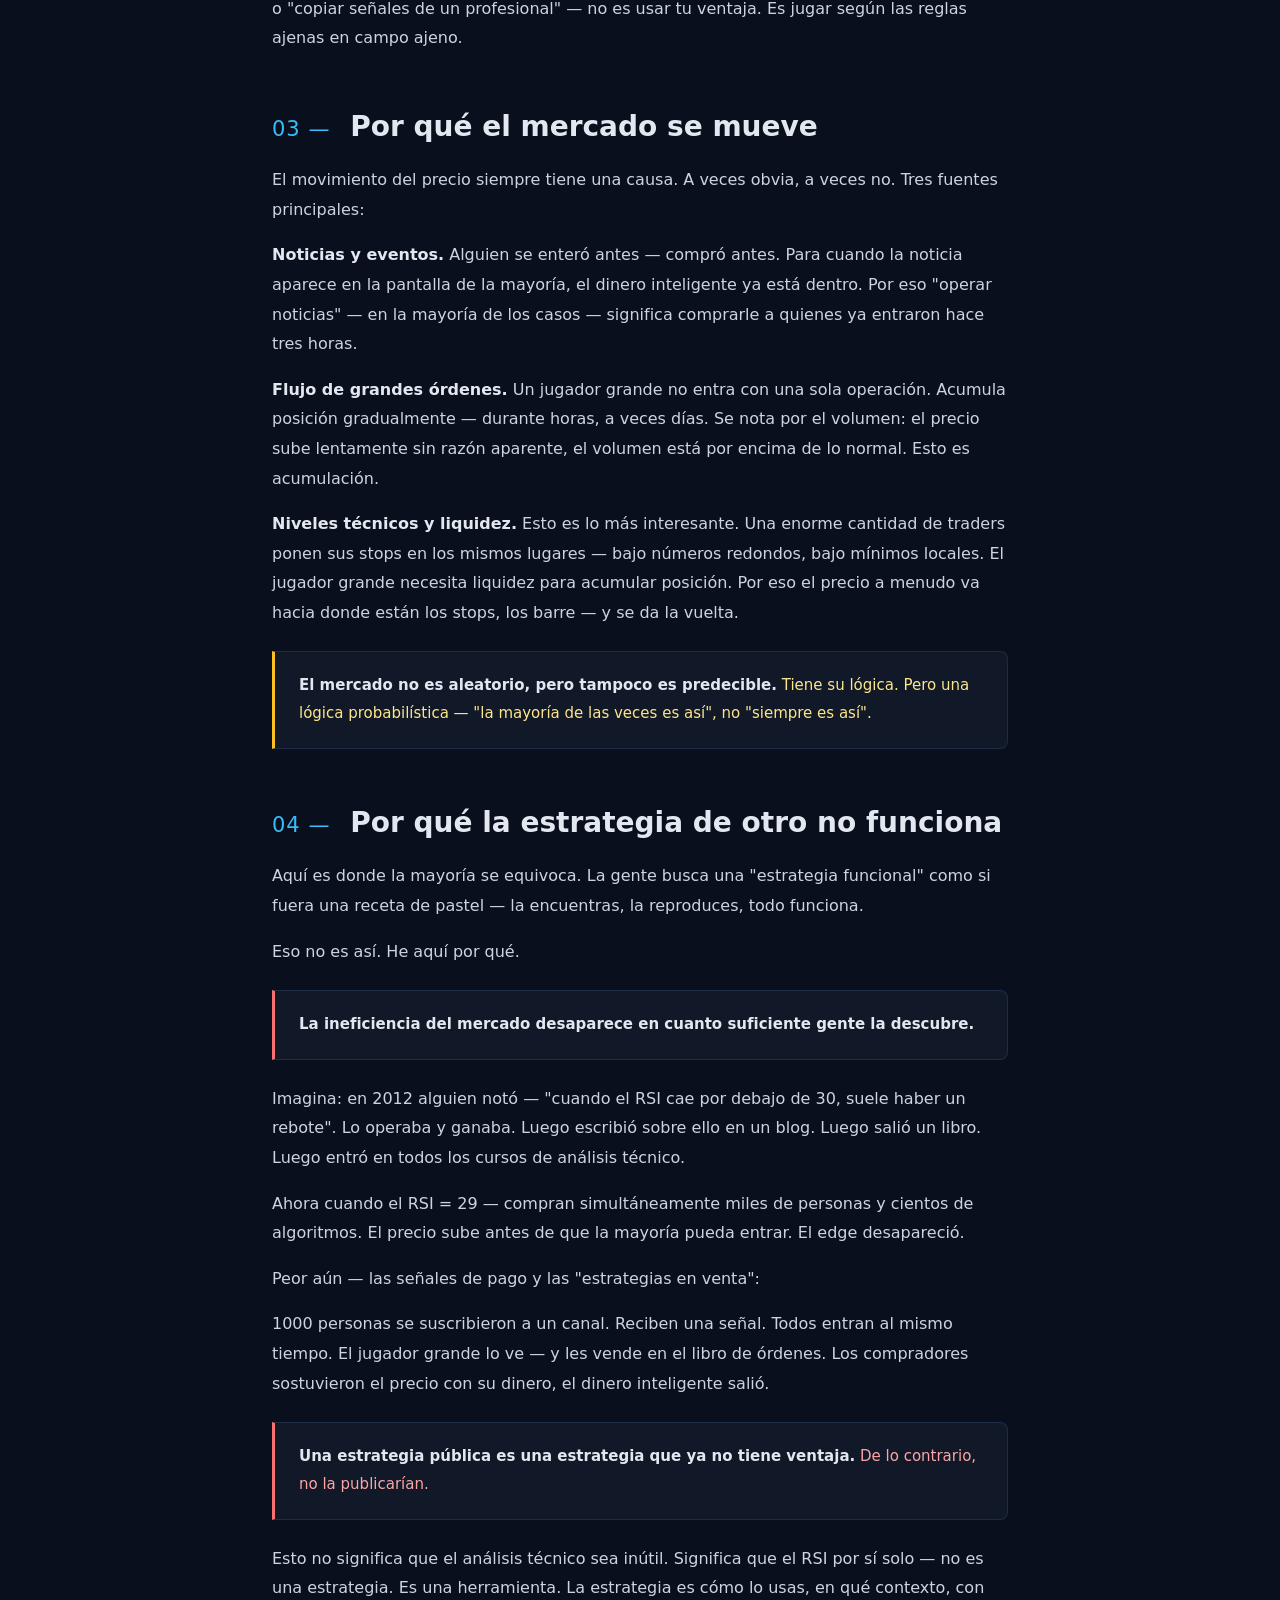
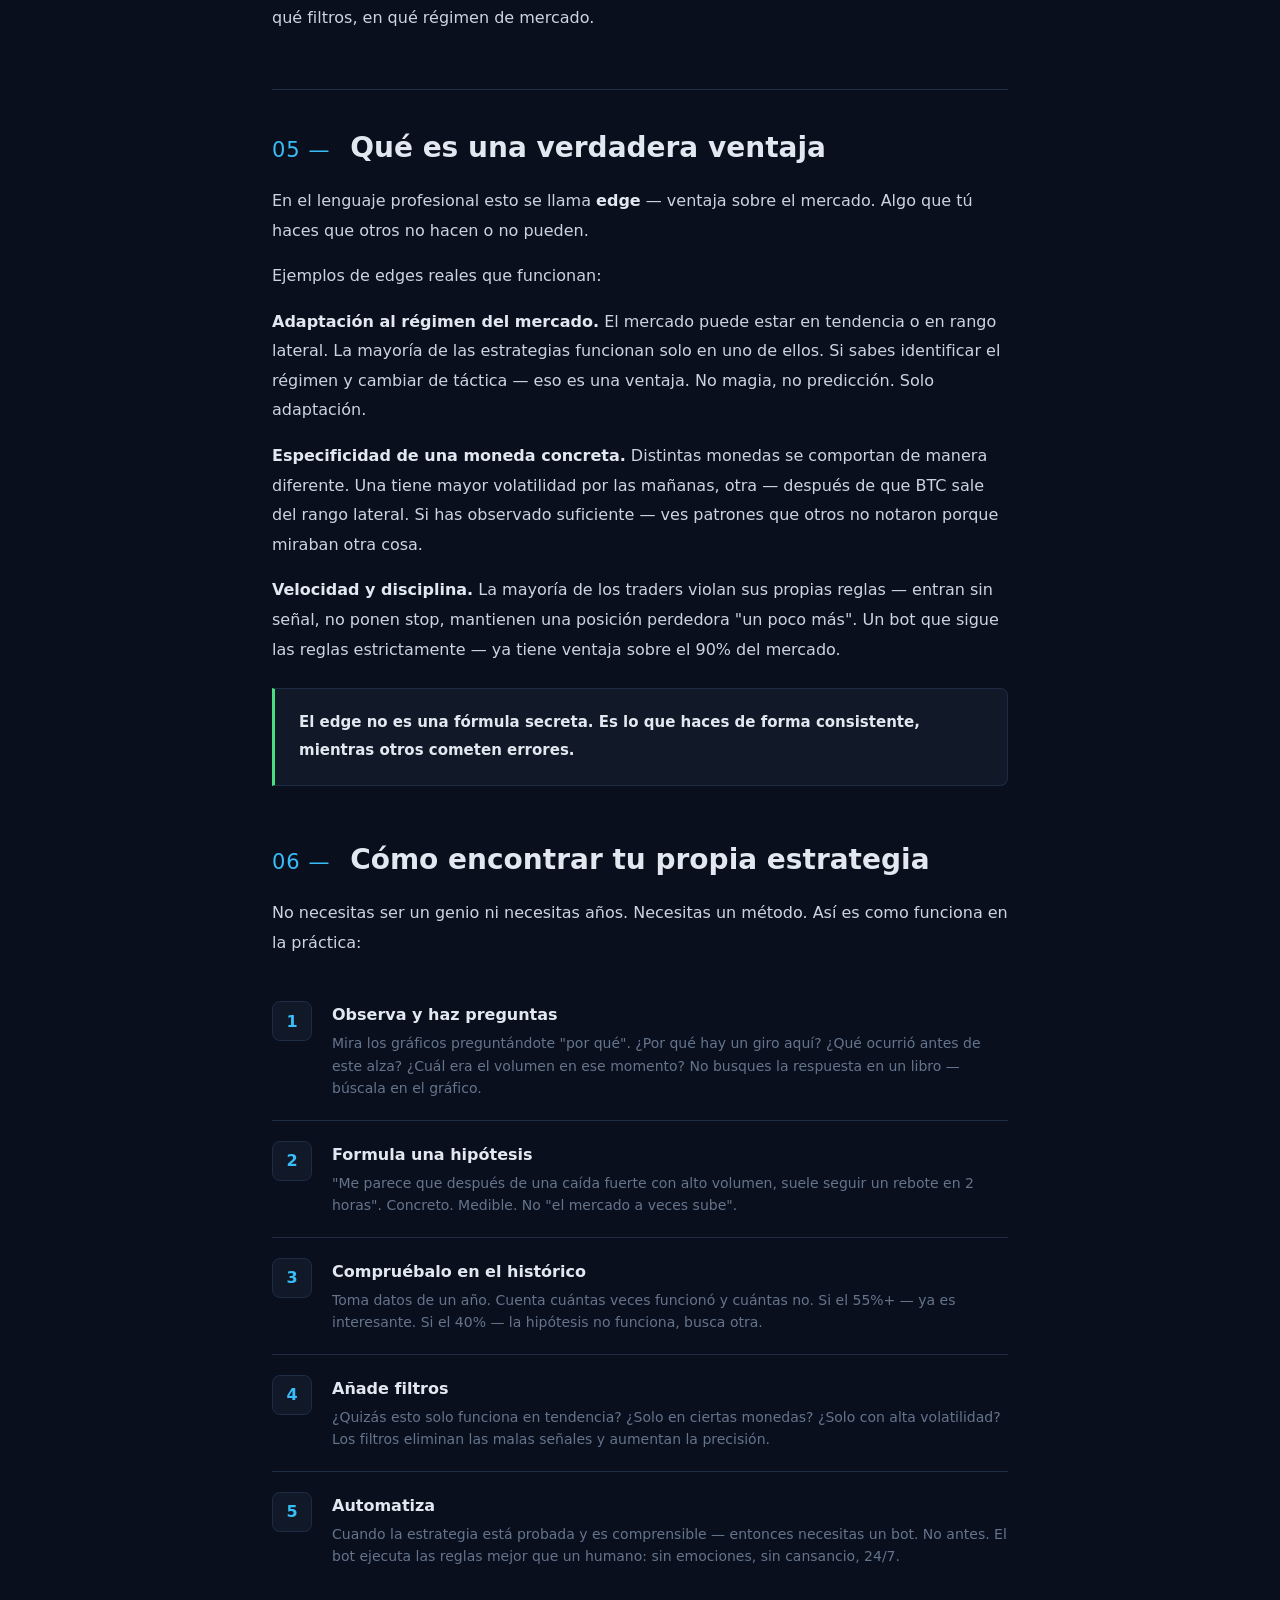
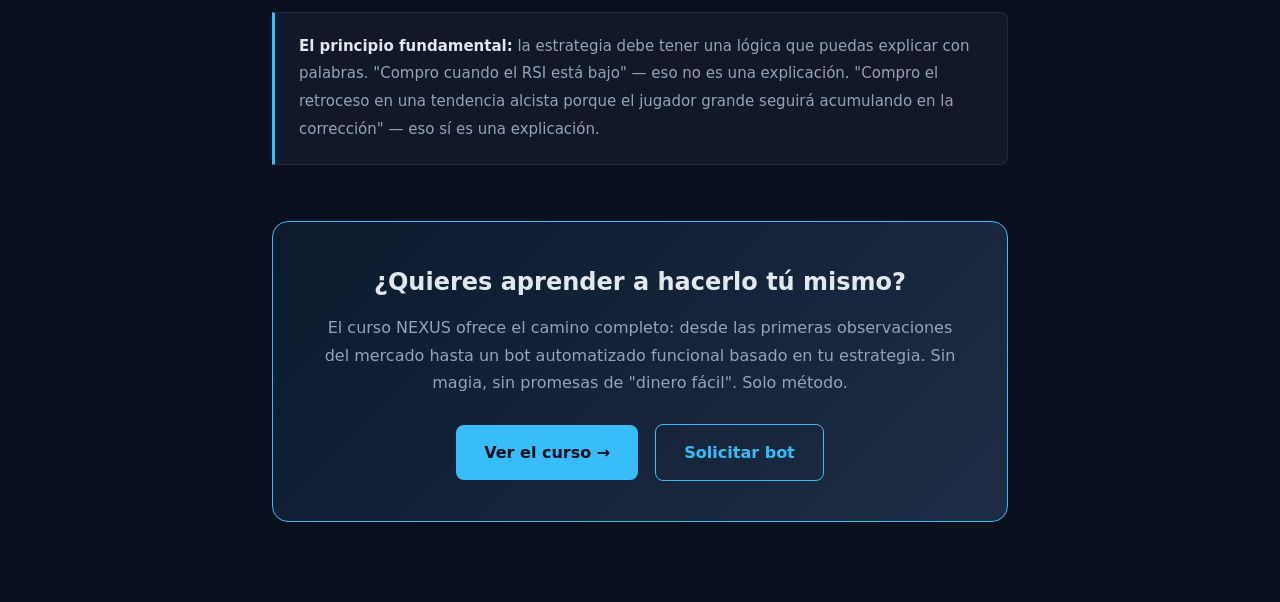
<file: es/strategy-guide.html>
<!DOCTYPE html>
<html lang="es">
<head>
<meta charset="UTF-8">
<meta name="viewport" content="width=device-width, initial-scale=1.0">
<title>Cómo funciona el mercado y por qué solo tu propia estrategia funciona — NEXUS</title>
<link rel="stylesheet" href="../style.css">
<style>
.guide-hero { padding: 64px 32px 48px; max-width: 800px; margin: 0 auto; }
.guide-hero .eyebrow { font-size: 12px; color: var(--accent); text-transform: uppercase; letter-spacing: 2px; margin-bottom: 16px; }
.guide-hero h1 { font-size: clamp(26px, 4vw, 44px); font-weight: 700; line-height: 1.25; margin-bottom: 20px; }
.guide-hero h1 span { color: var(--accent); }
.guide-hero .lead { font-size: 18px; color: #94a3b8; line-height: 1.75; }

.guide-body { max-width: 800px; margin: 0 auto; padding: 0 32px 80px; }

.guide-section { margin-bottom: 56px; }
.guide-section h2 { font-size: clamp(20px, 3vw, 28px); font-weight: 700; margin-bottom: 20px; line-height: 1.3; }
.guide-section h2 .num { color: var(--accent); margin-right: 10px; font-size: 0.75em; font-weight: 400; letter-spacing: 1px; text-transform: uppercase; }
.guide-section p { font-size: 16px; color: #cbd5e1; line-height: 1.85; margin-bottom: 16px; }
.guide-section p:last-child { margin-bottom: 0; }
.guide-section strong { color: var(--text); }

.callout { background: #111827; border: 1px solid var(--border); border-left: 3px solid var(--accent); border-radius: 0 8px 8px 0; padding: 20px 24px; margin: 24px 0; }
.callout p { margin: 0; font-size: 15px; color: #94a3b8; }
.callout p strong { color: var(--text); }

.callout.red { border-left-color: #f87171; }
.callout.red p { color: #fca5a5; }
.callout.yellow { border-left-color: var(--yellow); }
.callout.yellow p { color: #fde68a; }
.callout.green { border-left-color: var(--green); }
.callout.green p { color: #86efac; }

.players-grid { display: grid; grid-template-columns: repeat(auto-fit, minmax(220px, 1fr)); gap: 16px; margin: 24px 0; }
.player-card { background: #111827; border: 1px solid var(--border); border-radius: 10px; padding: 20px; }
.player-card .player-icon { font-size: 28px; margin-bottom: 10px; }
.player-card .player-name { font-size: 15px; font-weight: 700; color: var(--text); margin-bottom: 6px; }
.player-card .player-desc { font-size: 13px; color: var(--muted); line-height: 1.6; }
.player-card .player-edge { font-size: 12px; color: var(--accent); margin-top: 10px; font-weight: 600; }

.steps-guide { display: flex; flex-direction: column; gap: 0; margin: 24px 0; }
.step-guide { display: flex; gap: 20px; padding: 20px 0; border-bottom: 1px solid var(--border); }
.step-guide:last-child { border-bottom: none; }
.step-guide-num { background: var(--card); border: 1px solid var(--border); border-radius: 8px; min-width: 40px; height: 40px; display: flex; align-items: center; justify-content: center; font-size: 16px; font-weight: 700; color: var(--accent); flex-shrink: 0; }
.step-guide-body .step-guide-title { font-size: 16px; font-weight: 600; color: var(--text); margin-bottom: 4px; }
.step-guide-body .step-guide-desc { font-size: 14px; color: var(--muted); line-height: 1.6; }

.divider { border: none; border-top: 1px solid var(--border); margin: 40px 0; }

.cta-block { background: linear-gradient(135deg, #0c1a2e 0%, #1e2d45 100%); border: 1px solid var(--accent); border-radius: 16px; padding: 40px; text-align: center; margin-top: 48px; }
.cta-block h3 { font-size: 24px; font-weight: 700; margin-bottom: 12px; }
.cta-block p { font-size: 16px; color: #94a3b8; margin-bottom: 28px; line-height: 1.7; }
.cta-block .cta { display: inline-flex; align-items: center; gap: 8px; background: var(--accent); color: #0a0f1e; padding: 14px 28px; border-radius: 8px; font-weight: 700; font-size: 16px; text-decoration: none; transition: opacity .2s; }
.cta-block .cta:hover { opacity: .85; }
.cta-block .cta.secondary { background: transparent; border: 1px solid var(--accent); color: var(--accent); margin-left: 12px; }

nav.topnav { padding: 16px 32px; border-bottom: 1px solid var(--border); display: flex; align-items: center; gap: 24px; }
nav.topnav a { color: var(--muted); font-size: 14px; text-decoration: none; transition: color .2s; }
nav.topnav a:hover { color: var(--text); }
nav.topnav .logo { font-weight: 700; color: var(--accent); font-size: 16px; margin-right: auto; text-decoration: none; }
</style>
</head>
<body>

<nav class="topnav">
  <a href="../index.html" class="logo">NEXUS</a>
  <a href="../index.html">Inicio</a>
  <a href="../order.html">Solicitar bot</a>
  <a href="../pricing.html">Curso</a>
</nav>

<div class="guide-hero">
  <div class="eyebrow">Fundamentos</div>
  <h1>Por qué la estrategia de otro <span>no funciona</span> — y cómo encontrar la tuya</h1>
  <p class="lead">Una explicación sencilla de cómo funciona realmente el mercado. Sin terminología, sin magia. Solo mecánica.</p>
</div>

<div class="guide-body">

  <!-- SECTION 1 -->
  <div class="guide-section">
    <h2><span class="num">01 —</span> El precio es simplemente un acuerdo</h2>
    <p>Bitcoin vale $84,000 no porque "deba" valer eso. No porque la bolsa lo haya calculado. Y no porque en algún lugar esté escrito "precio justo de BTC = $84k".</p>
    <p>Vale exactamente eso porque en este momento una persona está dispuesta a vender por $84,000 — y encontró a otra dispuesta a comprar. Eso es todo. No hay ninguna magia más.</p>

    <div class="callout">
      <p><strong>El precio es el punto donde el vendedor y el comprador acordaron.</strong> No es una "verdad", ni una "valoración", ni una "justicia". Es simplemente el momento de acuerdo entre dos personas.</p>
    </div>

    <p>Cuando hay más compradores que vendedores, el precio sube. Cuando hay más vendedores, baja. El mercado se mueve cuando ese equilibrio se rompe. Por cualquier razón.</p>
  </div>

  <!-- SECTION 2 -->
  <div class="guide-section">
    <h2><span class="num">02 —</span> Tres tipos de jugadores — y quién eres tú entre ellos</h2>
    <p>En el mercado no todos son iguales. En términos generales, hay tres categorías de participantes, y cada uno tiene su propio juego.</p>

    <div class="players-grid">
      <div class="player-card">
        <div class="player-icon">🏦</div>
        <div class="player-name">Market Makers</div>
        <div class="player-desc">Grandes estructuras que están en ambos lados del mercado simultáneamente. Siempre listos para comprar un poco más barato y vender un poco más caro. Ganan con el spread — la diferencia entre el precio de compra y el de venta.</div>
        <div class="player-edge">No necesitan adivinar la dirección</div>
      </div>
      <div class="player-card">
        <div class="player-icon">🐋</div>
        <div class="player-name">Institucionales</div>
        <div class="player-desc">Fondos de cobertura, grandes traders. Tienen dinero enorme, pero eso también es su problema — no pueden entrar o salir rápidamente sin mover el precio en su contra. Necesitan liquidez.</div>
        <div class="player-edge">Fuerza = dinero. Debilidad = lentitud</div>
      </div>
      <div class="player-card">
        <div class="player-icon">👤</div>
        <div class="player-name">Minoristas — tú</div>
        <div class="player-desc">Volumen pequeño, alta velocidad. Puedes entrar y salir en segundos sin afectar el precio. Puedes operar donde el jugador grande no puede — monedas pequeñas, movimientos rápidos.</div>
        <div class="player-edge">La única ventaja — velocidad y flexibilidad</div>
      </div>
    </div>

    <p>Entendiendo esto, queda claro de inmediato: jugar a "comprar y mantener como un fondo" o "copiar señales de un profesional" — no es usar tu ventaja. Es jugar según las reglas ajenas en campo ajeno.</p>
  </div>

  <!-- SECTION 3 -->
  <div class="guide-section">
    <h2><span class="num">03 —</span> Por qué el mercado se mueve</h2>
    <p>El movimiento del precio siempre tiene una causa. A veces obvia, a veces no. Tres fuentes principales:</p>

    <p><strong>Noticias y eventos.</strong> Alguien se enteró antes — compró antes. Para cuando la noticia aparece en la pantalla de la mayoría, el dinero inteligente ya está dentro. Por eso "operar noticias" — en la mayoría de los casos — significa comprarle a quienes ya entraron hace tres horas.</p>

    <p><strong>Flujo de grandes órdenes.</strong> Un jugador grande no entra con una sola operación. Acumula posición gradualmente — durante horas, a veces días. Se nota por el volumen: el precio sube lentamente sin razón aparente, el volumen está por encima de lo normal. Esto es acumulación.</p>

    <p><strong>Niveles técnicos y liquidez.</strong> Esto es lo más interesante. Una enorme cantidad de traders ponen sus stops en los mismos lugares — bajo números redondos, bajo mínimos locales. El jugador grande necesita liquidez para acumular posición. Por eso el precio a menudo va hacia donde están los stops, los barre — y se da la vuelta.</p>

    <div class="callout yellow">
      <p><strong>El mercado no es aleatorio, pero tampoco es predecible.</strong> Tiene su lógica. Pero una lógica probabilística — "la mayoría de las veces es así", no "siempre es así".</p>
    </div>
  </div>

  <!-- SECTION 4 -->
  <div class="guide-section">
    <h2><span class="num">04 —</span> Por qué la estrategia de otro no funciona</h2>
    <p>Aquí es donde la mayoría se equivoca. La gente busca una "estrategia funcional" como si fuera una receta de pastel — la encuentras, la reproduces, todo funciona.</p>
    <p>Eso no es así. He aquí por qué.</p>

    <div class="callout red">
      <p><strong>La ineficiencia del mercado desaparece en cuanto suficiente gente la descubre.</strong></p>
    </div>

    <p>Imagina: en 2012 alguien notó — "cuando el RSI cae por debajo de 30, suele haber un rebote". Lo operaba y ganaba. Luego escribió sobre ello en un blog. Luego salió un libro. Luego entró en todos los cursos de análisis técnico.</p>
    <p>Ahora cuando el RSI = 29 — compran simultáneamente miles de personas y cientos de algoritmos. El precio sube antes de que la mayoría pueda entrar. El edge desapareció.</p>

    <p>Peor aún — las señales de pago y las "estrategias en venta":</p>
    <p>1000 personas se suscribieron a un canal. Reciben una señal. Todos entran al mismo tiempo. El jugador grande lo ve — y les vende en el libro de órdenes. Los compradores sostuvieron el precio con su dinero, el dinero inteligente salió.</p>

    <div class="callout red">
      <p><strong>Una estrategia pública es una estrategia que ya no tiene ventaja.</strong> De lo contrario, no la publicarían.</p>
    </div>

    <p>Esto no significa que el análisis técnico sea inútil. Significa que el RSI por sí solo — no es una estrategia. Es una herramienta. La estrategia es cómo lo usas, en qué contexto, con qué filtros, en qué régimen de mercado.</p>
  </div>

  <hr class="divider">

  <!-- SECTION 5 -->
  <div class="guide-section">
    <h2><span class="num">05 —</span> Qué es una verdadera ventaja</h2>
    <p>En el lenguaje profesional esto se llama <strong>edge</strong> — ventaja sobre el mercado. Algo que tú haces que otros no hacen o no pueden.</p>

    <p>Ejemplos de edges reales que funcionan:</p>

    <p><strong>Adaptación al régimen del mercado.</strong> El mercado puede estar en tendencia o en rango lateral. La mayoría de las estrategias funcionan solo en uno de ellos. Si sabes identificar el régimen y cambiar de táctica — eso es una ventaja. No magia, no predicción. Solo adaptación.</p>

    <p><strong>Especificidad de una moneda concreta.</strong> Distintas monedas se comportan de manera diferente. Una tiene mayor volatilidad por las mañanas, otra — después de que BTC sale del rango lateral. Si has observado suficiente — ves patrones que otros no notaron porque miraban otra cosa.</p>

    <p><strong>Velocidad y disciplina.</strong> La mayoría de los traders violan sus propias reglas — entran sin señal, no ponen stop, mantienen una posición perdedora "un poco más". Un bot que sigue las reglas estrictamente — ya tiene ventaja sobre el 90% del mercado.</p>

    <div class="callout green">
      <p><strong>El edge no es una fórmula secreta. Es lo que haces de forma consistente, mientras otros cometen errores.</strong></p>
    </div>
  </div>

  <!-- SECTION 6 -->
  <div class="guide-section">
    <h2><span class="num">06 —</span> Cómo encontrar tu propia estrategia</h2>
    <p>No necesitas ser un genio ni necesitas años. Necesitas un método. Así es como funciona en la práctica:</p>

    <div class="steps-guide">
      <div class="step-guide">
        <div class="step-guide-num">1</div>
        <div class="step-guide-body">
          <div class="step-guide-title">Observa y haz preguntas</div>
          <div class="step-guide-desc">Mira los gráficos preguntándote "por qué". ¿Por qué hay un giro aquí? ¿Qué ocurrió antes de este alza? ¿Cuál era el volumen en ese momento? No busques la respuesta en un libro — búscala en el gráfico.</div>
        </div>
      </div>
      <div class="step-guide">
        <div class="step-guide-num">2</div>
        <div class="step-guide-body">
          <div class="step-guide-title">Formula una hipótesis</div>
          <div class="step-guide-desc">"Me parece que después de una caída fuerte con alto volumen, suele seguir un rebote en 2 horas". Concreto. Medible. No "el mercado a veces sube".</div>
        </div>
      </div>
      <div class="step-guide">
        <div class="step-guide-num">3</div>
        <div class="step-guide-body">
          <div class="step-guide-title">Compruébalo en el histórico</div>
          <div class="step-guide-desc">Toma datos de un año. Cuenta cuántas veces funcionó y cuántas no. Si el 55%+ — ya es interesante. Si el 40% — la hipótesis no funciona, busca otra.</div>
        </div>
      </div>
      <div class="step-guide">
        <div class="step-guide-num">4</div>
        <div class="step-guide-body">
          <div class="step-guide-title">Añade filtros</div>
          <div class="step-guide-desc">¿Quizás esto solo funciona en tendencia? ¿Solo en ciertas monedas? ¿Solo con alta volatilidad? Los filtros eliminan las malas señales y aumentan la precisión.</div>
        </div>
      </div>
      <div class="step-guide">
        <div class="step-guide-num">5</div>
        <div class="step-guide-body">
          <div class="step-guide-title">Automatiza</div>
          <div class="step-guide-desc">Cuando la estrategia está probada y es comprensible — entonces necesitas un bot. No antes. El bot ejecuta las reglas mejor que un humano: sin emociones, sin cansancio, 24/7.</div>
        </div>
      </div>
    </div>

    <div class="callout">
      <p><strong>El principio fundamental:</strong> la estrategia debe tener una lógica que puedas explicar con palabras. "Compro cuando el RSI está bajo" — eso no es una explicación. "Compro el retroceso en una tendencia alcista porque el jugador grande seguirá acumulando en la corrección" — eso sí es una explicación.</p>
    </div>
  </div>

  <!-- CTA -->
  <div class="cta-block">
    <h3>¿Quieres aprender a hacerlo tú mismo?</h3>
    <p>El curso NEXUS ofrece el camino completo: desde las primeras observaciones del mercado hasta un bot automatizado funcional basado en tu estrategia. Sin magia, sin promesas de "dinero fácil". Solo método.</p>
    <a href="../pricing.html" class="cta">Ver el curso →</a>
    <a href="../order.html" class="cta secondary">Solicitar bot</a>
  </div>

</div>

</body>
</html>
</file>
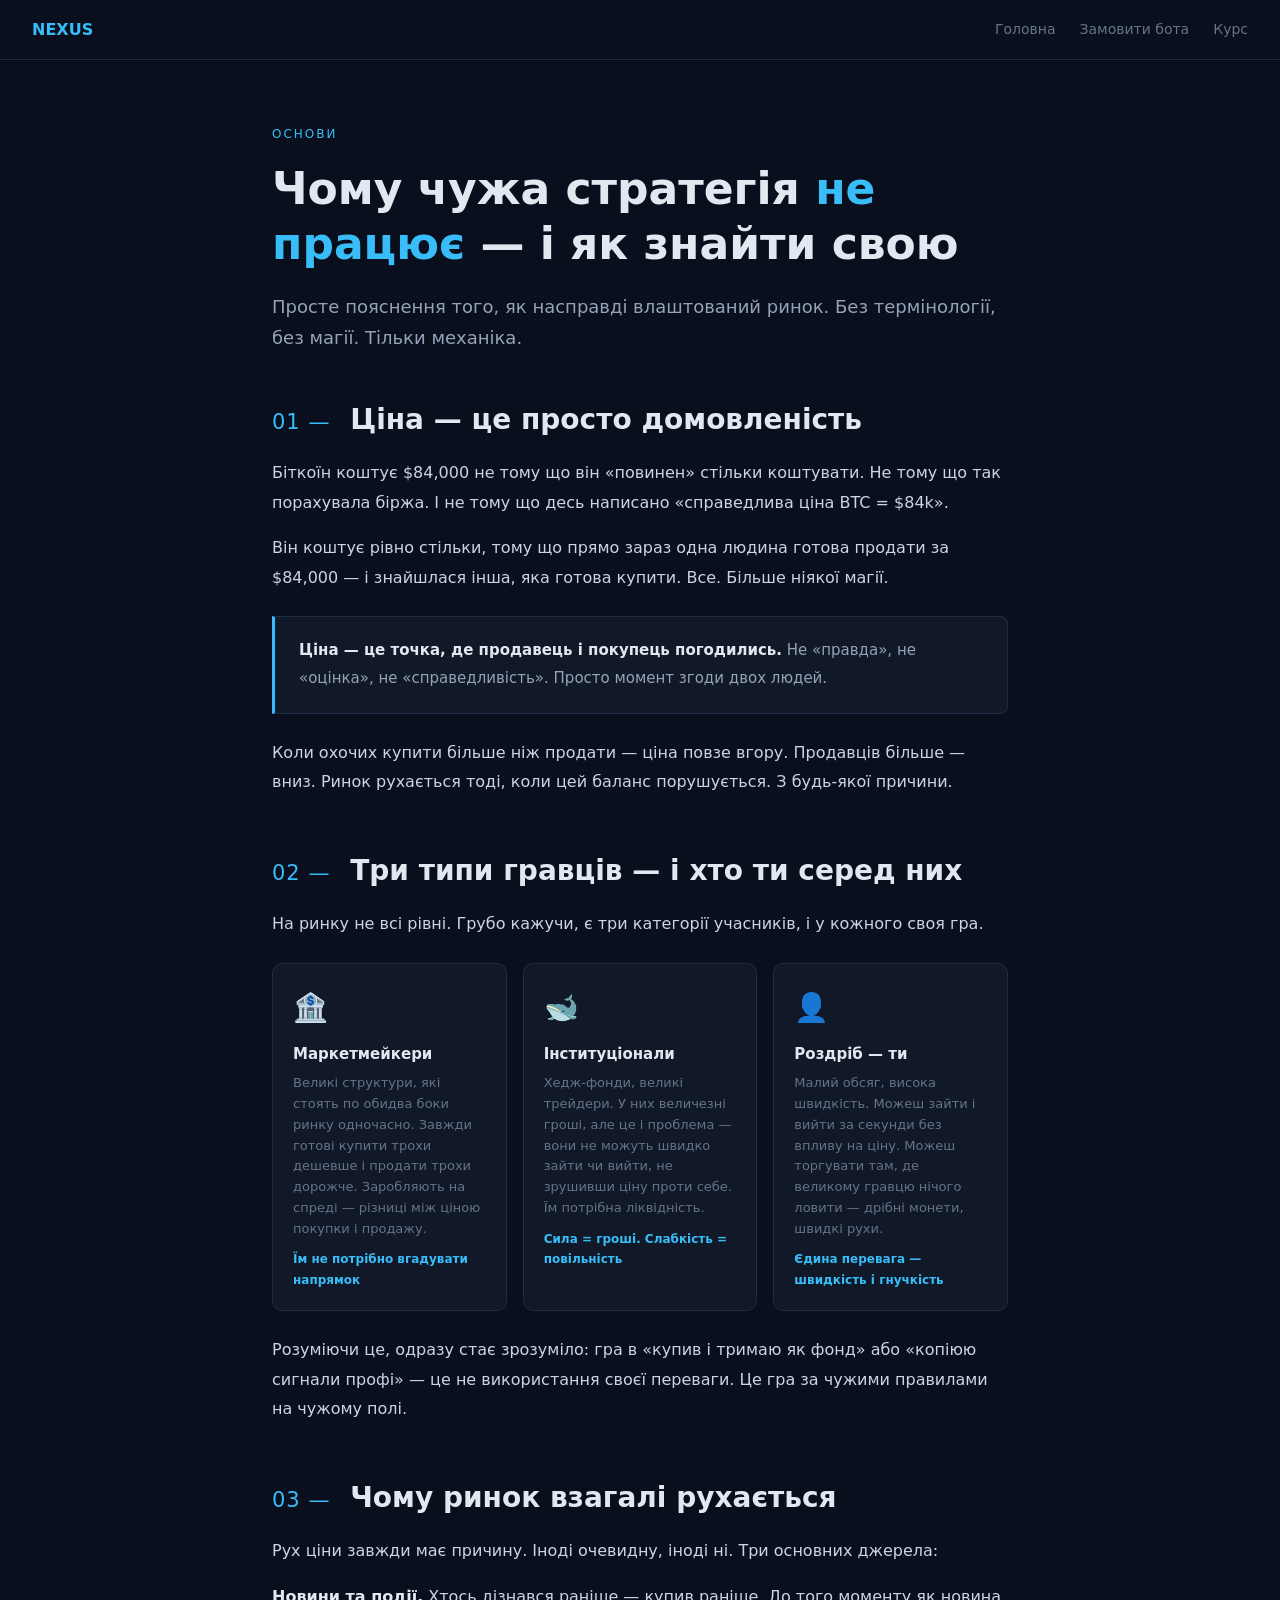
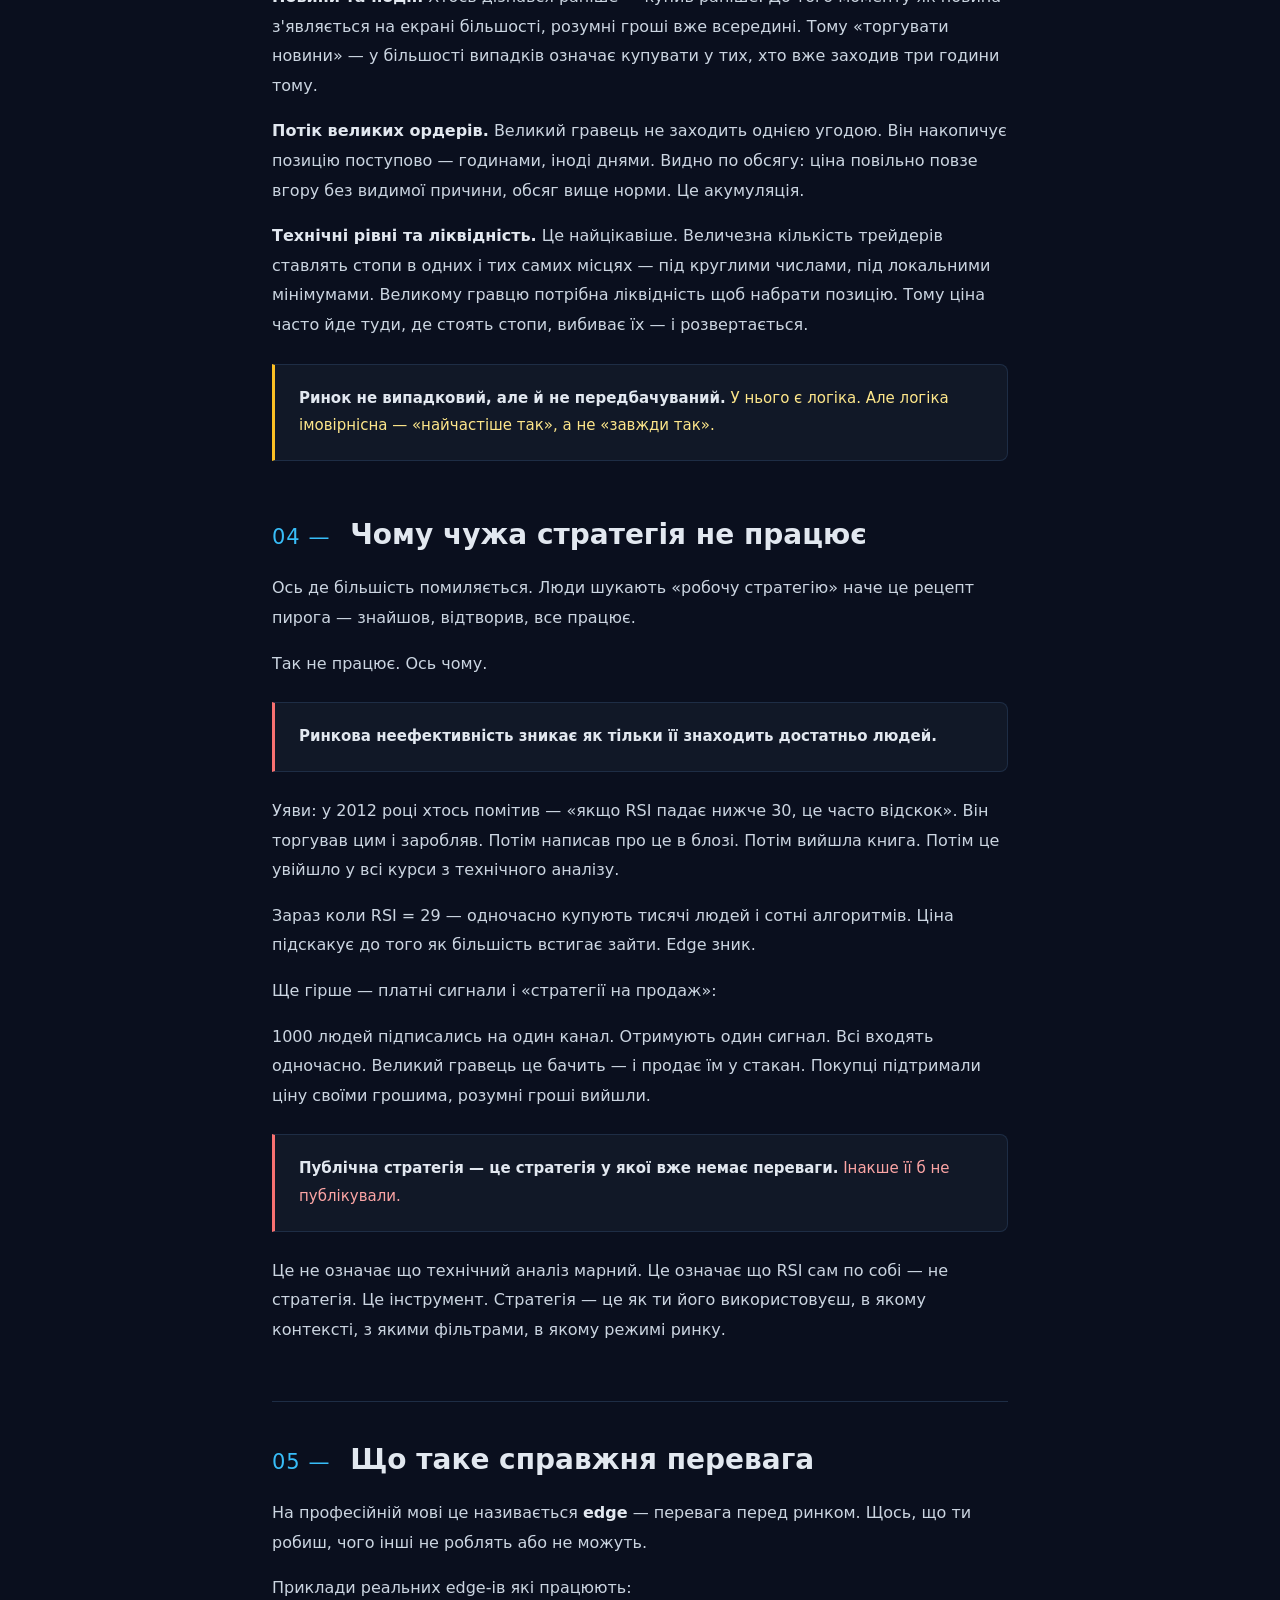
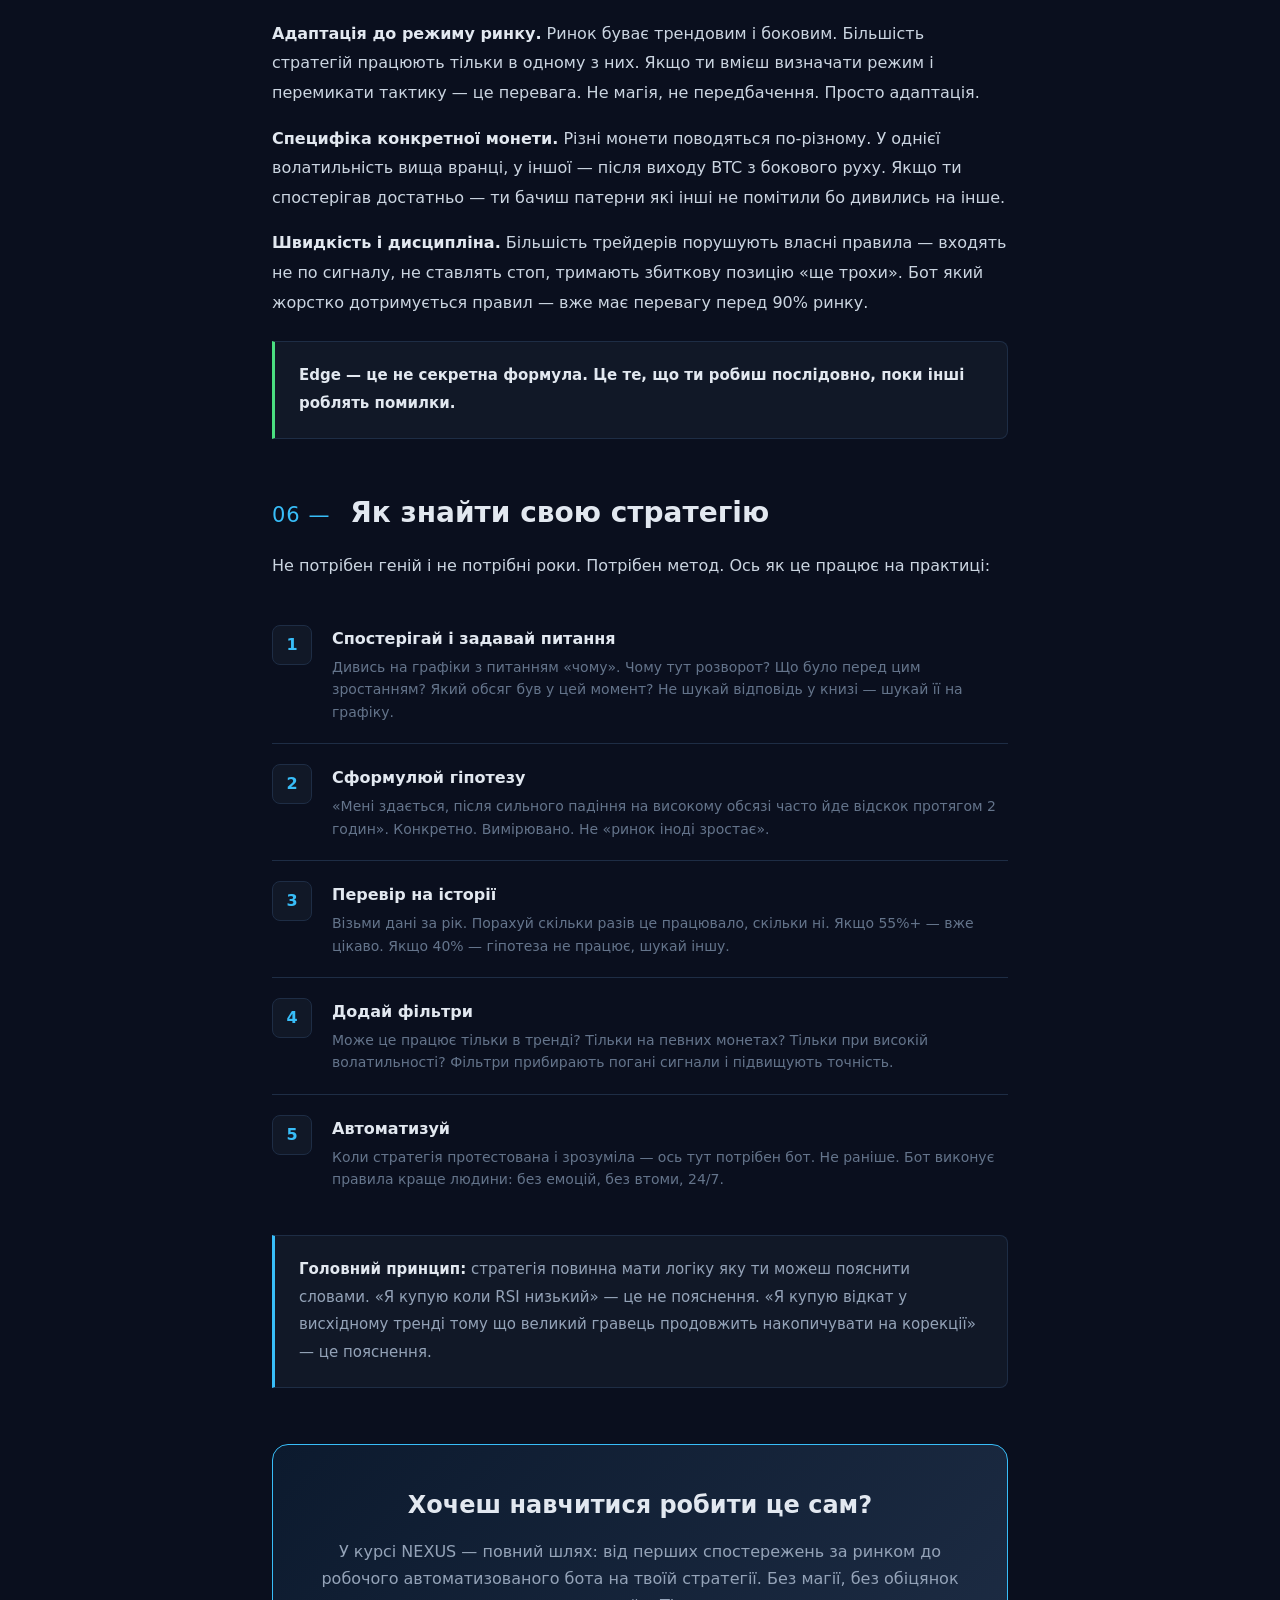
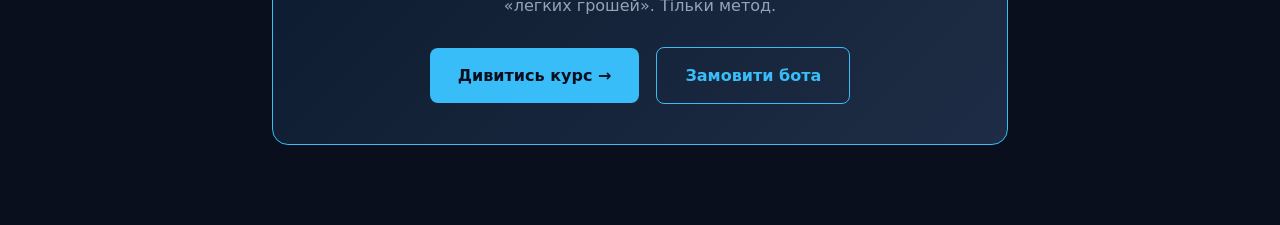
<file: ua/strategy-guide.html>
<!DOCTYPE html>
<html lang="uk">
<head>
<meta charset="UTF-8">
<meta name="viewport" content="width=device-width, initial-scale=1.0">
<title>Як працює ринок і чому тільки своя стратегія — NEXUS</title>
<link rel="stylesheet" href="../style.css">
<style>
.guide-hero { padding: 64px 32px 48px; max-width: 800px; margin: 0 auto; }
.guide-hero .eyebrow { font-size: 12px; color: var(--accent); text-transform: uppercase; letter-spacing: 2px; margin-bottom: 16px; }
.guide-hero h1 { font-size: clamp(26px, 4vw, 44px); font-weight: 700; line-height: 1.25; margin-bottom: 20px; }
.guide-hero h1 span { color: var(--accent); }
.guide-hero .lead { font-size: 18px; color: #94a3b8; line-height: 1.75; }

.guide-body { max-width: 800px; margin: 0 auto; padding: 0 32px 80px; }

.guide-section { margin-bottom: 56px; }
.guide-section h2 { font-size: clamp(20px, 3vw, 28px); font-weight: 700; margin-bottom: 20px; line-height: 1.3; }
.guide-section h2 .num { color: var(--accent); margin-right: 10px; font-size: 0.75em; font-weight: 400; letter-spacing: 1px; text-transform: uppercase; }
.guide-section p { font-size: 16px; color: #cbd5e1; line-height: 1.85; margin-bottom: 16px; }
.guide-section p:last-child { margin-bottom: 0; }
.guide-section strong { color: var(--text); }

.callout { background: #111827; border: 1px solid var(--border); border-left: 3px solid var(--accent); border-radius: 0 8px 8px 0; padding: 20px 24px; margin: 24px 0; }
.callout p { margin: 0; font-size: 15px; color: #94a3b8; }
.callout p strong { color: var(--text); }

.callout.red { border-left-color: #f87171; }
.callout.red p { color: #fca5a5; }
.callout.yellow { border-left-color: var(--yellow); }
.callout.yellow p { color: #fde68a; }
.callout.green { border-left-color: var(--green); }
.callout.green p { color: #86efac; }

.players-grid { display: grid; grid-template-columns: repeat(auto-fit, minmax(220px, 1fr)); gap: 16px; margin: 24px 0; }
.player-card { background: #111827; border: 1px solid var(--border); border-radius: 10px; padding: 20px; }
.player-card .player-icon { font-size: 28px; margin-bottom: 10px; }
.player-card .player-name { font-size: 15px; font-weight: 700; color: var(--text); margin-bottom: 6px; }
.player-card .player-desc { font-size: 13px; color: var(--muted); line-height: 1.6; }
.player-card .player-edge { font-size: 12px; color: var(--accent); margin-top: 10px; font-weight: 600; }

.steps-guide { display: flex; flex-direction: column; gap: 0; margin: 24px 0; }
.step-guide { display: flex; gap: 20px; padding: 20px 0; border-bottom: 1px solid var(--border); }
.step-guide:last-child { border-bottom: none; }
.step-guide-num { background: var(--card); border: 1px solid var(--border); border-radius: 8px; min-width: 40px; height: 40px; display: flex; align-items: center; justify-content: center; font-size: 16px; font-weight: 700; color: var(--accent); flex-shrink: 0; }
.step-guide-body .step-guide-title { font-size: 16px; font-weight: 600; color: var(--text); margin-bottom: 4px; }
.step-guide-body .step-guide-desc { font-size: 14px; color: var(--muted); line-height: 1.6; }

.divider { border: none; border-top: 1px solid var(--border); margin: 40px 0; }

.cta-block { background: linear-gradient(135deg, #0c1a2e 0%, #1e2d45 100%); border: 1px solid var(--accent); border-radius: 16px; padding: 40px; text-align: center; margin-top: 48px; }
.cta-block h3 { font-size: 24px; font-weight: 700; margin-bottom: 12px; }
.cta-block p { font-size: 16px; color: #94a3b8; margin-bottom: 28px; line-height: 1.7; }
.cta-block .cta { display: inline-flex; align-items: center; gap: 8px; background: var(--accent); color: #0a0f1e; padding: 14px 28px; border-radius: 8px; font-weight: 700; font-size: 16px; text-decoration: none; transition: opacity .2s; }
.cta-block .cta:hover { opacity: .85; }
.cta-block .cta.secondary { background: transparent; border: 1px solid var(--accent); color: var(--accent); margin-left: 12px; }

nav.topnav { padding: 16px 32px; border-bottom: 1px solid var(--border); display: flex; align-items: center; gap: 24px; }
nav.topnav a { color: var(--muted); font-size: 14px; text-decoration: none; transition: color .2s; }
nav.topnav a:hover { color: var(--text); }
nav.topnav .logo { font-weight: 700; color: var(--accent); font-size: 16px; margin-right: auto; text-decoration: none; }
</style>
</head>
<body>

<nav class="topnav">
  <a href="../index.html" class="logo">NEXUS</a>
  <a href="../index.html">Головна</a>
  <a href="../order.html">Замовити бота</a>
  <a href="../pricing.html">Курс</a>
</nav>

<div class="guide-hero">
  <div class="eyebrow">Основи</div>
  <h1>Чому чужа стратегія <span>не працює</span> — і як знайти свою</h1>
  <p class="lead">Просте пояснення того, як насправді влаштований ринок. Без термінології, без магії. Тільки механіка.</p>
</div>

<div class="guide-body">

  <!-- SECTION 1 -->
  <div class="guide-section">
    <h2><span class="num">01 —</span> Ціна — це просто домовленість</h2>
    <p>Біткоїн коштує $84,000 не тому що він «повинен» стільки коштувати. Не тому що так порахувала біржа. І не тому що десь написано «справедлива ціна BTC = $84k».</p>
    <p>Він коштує рівно стільки, тому що прямо зараз одна людина готова продати за $84,000 — і знайшлася інша, яка готова купити. Все. Більше ніякої магії.</p>

    <div class="callout">
      <p><strong>Ціна — це точка, де продавець і покупець погодились.</strong> Не «правда», не «оцінка», не «справедливість». Просто момент згоди двох людей.</p>
    </div>

    <p>Коли охочих купити більше ніж продати — ціна повзе вгору. Продавців більше — вниз. Ринок рухається тоді, коли цей баланс порушується. З будь-якої причини.</p>
  </div>

  <!-- SECTION 2 -->
  <div class="guide-section">
    <h2><span class="num">02 —</span> Три типи гравців — і хто ти серед них</h2>
    <p>На ринку не всі рівні. Грубо кажучи, є три категорії учасників, і у кожного своя гра.</p>

    <div class="players-grid">
      <div class="player-card">
        <div class="player-icon">🏦</div>
        <div class="player-name">Маркетмейкери</div>
        <div class="player-desc">Великі структури, які стоять по обидва боки ринку одночасно. Завжди готові купити трохи дешевше і продати трохи дорожче. Заробляють на спреді — різниці між ціною покупки і продажу.</div>
        <div class="player-edge">Їм не потрібно вгадувати напрямок</div>
      </div>
      <div class="player-card">
        <div class="player-icon">🐋</div>
        <div class="player-name">Інституціонали</div>
        <div class="player-desc">Хедж-фонди, великі трейдери. У них величезні гроші, але це і проблема — вони не можуть швидко зайти чи вийти, не зрушивши ціну проти себе. Їм потрібна ліквідність.</div>
        <div class="player-edge">Сила = гроші. Слабкість = повільність</div>
      </div>
      <div class="player-card">
        <div class="player-icon">👤</div>
        <div class="player-name">Роздріб — ти</div>
        <div class="player-desc">Малий обсяг, висока швидкість. Можеш зайти і вийти за секунди без впливу на ціну. Можеш торгувати там, де великому гравцю нічого ловити — дрібні монети, швидкі рухи.</div>
        <div class="player-edge">Єдина перевага — швидкість і гнучкість</div>
      </div>
    </div>

    <p>Розуміючи це, одразу стає зрозуміло: гра в «купив і тримаю як фонд» або «копіюю сигнали профі» — це не використання своєї переваги. Це гра за чужими правилами на чужому полі.</p>
  </div>

  <!-- SECTION 3 -->
  <div class="guide-section">
    <h2><span class="num">03 —</span> Чому ринок взагалі рухається</h2>
    <p>Рух ціни завжди має причину. Іноді очевидну, іноді ні. Три основних джерела:</p>

    <p><strong>Новини та події.</strong> Хтось дізнався раніше — купив раніше. До того моменту як новина з'являється на екрані більшості, розумні гроші вже всередині. Тому «торгувати новини» — у більшості випадків означає купувати у тих, хто вже заходив три години тому.</p>

    <p><strong>Потік великих ордерів.</strong> Великий гравець не заходить однією угодою. Він накопичує позицію поступово — годинами, іноді днями. Видно по обсягу: ціна повільно повзе вгору без видимої причини, обсяг вище норми. Це акумуляція.</p>

    <p><strong>Технічні рівні та ліквідність.</strong> Це найцікавіше. Величезна кількість трейдерів ставлять стопи в одних і тих самих місцях — під круглими числами, під локальними мінімумами. Великому гравцю потрібна ліквідність щоб набрати позицію. Тому ціна часто йде туди, де стоять стопи, вибиває їх — і розвертається.</p>

    <div class="callout yellow">
      <p><strong>Ринок не випадковий, але й не передбачуваний.</strong> У нього є логіка. Але логіка імовірнісна — «найчастіше так», а не «завжди так».</p>
    </div>
  </div>

  <!-- SECTION 4 -->
  <div class="guide-section">
    <h2><span class="num">04 —</span> Чому чужа стратегія не працює</h2>
    <p>Ось де більшість помиляється. Люди шукають «робочу стратегію» наче це рецепт пирога — знайшов, відтворив, все працює.</p>
    <p>Так не працює. Ось чому.</p>

    <div class="callout red">
      <p><strong>Ринкова неефективність зникає як тільки її знаходить достатньо людей.</strong></p>
    </div>

    <p>Уяви: у 2012 році хтось помітив — «якщо RSI падає нижче 30, це часто відскок». Він торгував цим і заробляв. Потім написав про це в блозі. Потім вийшла книга. Потім це увійшло у всі курси з технічного аналізу.</p>
    <p>Зараз коли RSI = 29 — одночасно купують тисячі людей і сотні алгоритмів. Ціна підскакує до того як більшість встигає зайти. Edge зник.</p>

    <p>Ще гірше — платні сигнали і «стратегії на продаж»:</p>
    <p>1000 людей підписались на один канал. Отримують один сигнал. Всі входять одночасно. Великий гравець це бачить — і продає їм у стакан. Покупці підтримали ціну своїми грошима, розумні гроші вийшли.</p>

    <div class="callout red">
      <p><strong>Публічна стратегія — це стратегія у якої вже немає переваги.</strong> Інакше її б не публікували.</p>
    </div>

    <p>Це не означає що технічний аналіз марний. Це означає що RSI сам по собі — не стратегія. Це інструмент. Стратегія — це як ти його використовуєш, в якому контексті, з якими фільтрами, в якому режимі ринку.</p>
  </div>

  <hr class="divider">

  <!-- SECTION 5 -->
  <div class="guide-section">
    <h2><span class="num">05 —</span> Що таке справжня перевага</h2>
    <p>На професійній мові це називається <strong>edge</strong> — перевага перед ринком. Щось, що ти робиш, чого інші не роблять або не можуть.</p>

    <p>Приклади реальних edge-ів які працюють:</p>

    <p><strong>Адаптація до режиму ринку.</strong> Ринок буває трендовим і боковим. Більшість стратегій працюють тільки в одному з них. Якщо ти вмієш визначати режим і перемикати тактику — це перевага. Не магія, не передбачення. Просто адаптація.</p>

    <p><strong>Специфіка конкретної монети.</strong> Різні монети поводяться по-різному. У однієї волатильність вища вранці, у іншої — після виходу BTC з бокового руху. Якщо ти спостерігав достатньо — ти бачиш патерни які інші не помітили бо дивились на інше.</p>

    <p><strong>Швидкість і дисципліна.</strong> Більшість трейдерів порушують власні правила — входять не по сигналу, не ставлять стоп, тримають збиткову позицію «ще трохи». Бот який жорстко дотримується правил — вже має перевагу перед 90% ринку.</p>

    <div class="callout green">
      <p><strong>Edge — це не секретна формула. Це те, що ти робиш послідовно, поки інші роблять помилки.</strong></p>
    </div>
  </div>

  <!-- SECTION 6 -->
  <div class="guide-section">
    <h2><span class="num">06 —</span> Як знайти свою стратегію</h2>
    <p>Не потрібен геній і не потрібні роки. Потрібен метод. Ось як це працює на практиці:</p>

    <div class="steps-guide">
      <div class="step-guide">
        <div class="step-guide-num">1</div>
        <div class="step-guide-body">
          <div class="step-guide-title">Спостерігай і задавай питання</div>
          <div class="step-guide-desc">Дивись на графіки з питанням «чому». Чому тут розворот? Що було перед цим зростанням? Який обсяг був у цей момент? Не шукай відповідь у книзі — шукай її на графіку.</div>
        </div>
      </div>
      <div class="step-guide">
        <div class="step-guide-num">2</div>
        <div class="step-guide-body">
          <div class="step-guide-title">Сформулюй гіпотезу</div>
          <div class="step-guide-desc">«Мені здається, після сильного падіння на високому обсязі часто йде відскок протягом 2 годин». Конкретно. Вимірювано. Не «ринок іноді зростає».</div>
        </div>
      </div>
      <div class="step-guide">
        <div class="step-guide-num">3</div>
        <div class="step-guide-body">
          <div class="step-guide-title">Перевір на історії</div>
          <div class="step-guide-desc">Візьми дані за рік. Порахуй скільки разів це працювало, скільки ні. Якщо 55%+ — вже цікаво. Якщо 40% — гіпотеза не працює, шукай іншу.</div>
        </div>
      </div>
      <div class="step-guide">
        <div class="step-guide-num">4</div>
        <div class="step-guide-body">
          <div class="step-guide-title">Додай фільтри</div>
          <div class="step-guide-desc">Може це працює тільки в тренді? Тільки на певних монетах? Тільки при високій волатильності? Фільтри прибирають погані сигнали і підвищують точність.</div>
        </div>
      </div>
      <div class="step-guide">
        <div class="step-guide-num">5</div>
        <div class="step-guide-body">
          <div class="step-guide-title">Автоматизуй</div>
          <div class="step-guide-desc">Коли стратегія протестована і зрозуміла — ось тут потрібен бот. Не раніше. Бот виконує правила краще людини: без емоцій, без втоми, 24/7.</div>
        </div>
      </div>
    </div>

    <div class="callout">
      <p><strong>Головний принцип:</strong> стратегія повинна мати логіку яку ти можеш пояснити словами. «Я купую коли RSI низький» — це не пояснення. «Я купую відкат у висхідному тренді тому що великий гравець продовжить накопичувати на корекції» — це пояснення.</p>
    </div>
  </div>

  <!-- CTA -->
  <div class="cta-block">
    <h3>Хочеш навчитися робити це сам?</h3>
    <p>У курсі NEXUS — повний шлях: від перших спостережень за ринком до робочого автоматизованого бота на твоїй стратегії. Без магії, без обіцянок «легких грошей». Тільки метод.</p>
    <a href="../pricing.html" class="cta">Дивитись курс →</a>
    <a href="../order.html" class="cta secondary">Замовити бота</a>
  </div>

</div>

</body>
</html>
</file>
<file: style.css>
* { margin: 0; padding: 0; box-sizing: border-box; }
:root {
  --bg: #0a0f1e;
  --card: #111827;
  --border: #1e2d45;
  --accent: #38bdf8;
  --green: #4ade80;
  --yellow: #fbbf24;
  --red: #f87171;
  --text: #e2e8f0;
  --muted: #64748b;
}
body { background: var(--bg); color: var(--text); font-family: 'Segoe UI', system-ui, sans-serif; line-height: 1.7; }

/* NAV */
.nav { background: #080d1a; border-bottom: 1px solid var(--border); padding: 0 32px; display: flex; align-items: center; gap: 24px; height: 56px; position: sticky; top: 0; z-index: 100; }
.nav-logo { font-size: 16px; font-weight: 700; color: var(--accent); letter-spacing: 1px; text-decoration: none; margin-right: auto; }
.nav-link { font-size: 13px; color: var(--muted); text-decoration: none; transition: color .2s; }
.nav-link:hover, .nav-link.active { color: var(--text); }

/* HERO */
.hero { padding: 64px 32px 48px; max-width: 900px; margin: 0 auto; }
.hero-badge { display: inline-block; background: #0c1a2e; border: 1px solid var(--accent); color: var(--accent); font-size: 11px; padding: 4px 12px; border-radius: 20px; margin-bottom: 20px; letter-spacing: 1px; text-transform: uppercase; }
.hero h1 { font-size: clamp(28px, 4vw, 48px); font-weight: 700; line-height: 1.2; margin-bottom: 16px; }
.hero h1 span { color: var(--accent); }
.hero p { font-size: 17px; color: #94a3b8; max-width: 640px; margin-bottom: 32px; }
.hero-result { background: rgba(56,189,248,0.07); border-left: 3px solid var(--accent); padding: 14px 20px; border-radius: 4px; font-size: 16px; color: var(--text); margin-bottom: 32px; max-width: 640px; }

/* BUTTONS */
.btn { display: inline-flex; align-items: center; gap: 8px; padding: 12px 24px; border-radius: 8px; font-weight: 600; font-size: 15px; text-decoration: none; transition: opacity .2s; }
.btn-primary { background: var(--accent); color: #0a0f1e; }
.btn-yellow { background: var(--yellow); color: #0a0f1e; }
.btn-outline { background: transparent; border: 1px solid var(--border); color: var(--text); }
.btn:hover { opacity: .85; }
.btn-group { display: flex; gap: 12px; flex-wrap: wrap; }

/* MODULES GRID */
.modules-grid { display: grid; grid-template-columns: repeat(auto-fit, minmax(260px, 1fr)); gap: 16px; max-width: 1100px; margin: 0 auto; padding: 0 32px 64px; }
.module-card { background: var(--card); border: 1px solid var(--border); border-radius: 12px; padding: 24px; text-decoration: none; color: var(--text); transition: border-color .2s, transform .2s; display: block; }
.module-card:hover { border-color: var(--accent); transform: translateY(-2px); }
.module-card.locked { opacity: .5; pointer-events: none; }
.module-num { font-size: 11px; color: var(--accent); letter-spacing: 2px; text-transform: uppercase; margin-bottom: 8px; }
.module-title { font-size: 17px; font-weight: 700; margin-bottom: 8px; }
.module-desc { font-size: 13px; color: var(--muted); margin-bottom: 16px; }
.module-lessons { display: flex; gap: 8px; flex-wrap: wrap; }
.lesson-tag { font-size: 11px; background: #0c1a2e; border: 1px solid var(--border); color: #94a3b8; padding: 3px 10px; border-radius: 4px; }

/* PRICING */
.pricing { max-width: 900px; margin: 0 auto; padding: 0 32px 64px; }
.pricing h2 { font-size: 28px; font-weight: 700; margin-bottom: 8px; }
.pricing-sub { color: var(--muted); margin-bottom: 32px; font-size: 15px; }
.plans { display: grid; grid-template-columns: repeat(auto-fit, minmax(220px, 1fr)); gap: 16px; }
.plan { background: var(--card); border: 1px solid var(--border); border-radius: 12px; padding: 28px; }
.plan.featured { border-color: var(--accent); position: relative; }
.plan-badge { position: absolute; top: -12px; left: 50%; transform: translateX(-50%); background: var(--accent); color: #0a0f1e; font-size: 11px; font-weight: 700; padding: 3px 12px; border-radius: 20px; white-space: nowrap; }
.plan-name { font-size: 13px; color: var(--muted); text-transform: uppercase; letter-spacing: 1px; margin-bottom: 8px; }
.plan-price { font-size: 36px; font-weight: 700; color: var(--yellow); margin-bottom: 4px; }
.plan-period { font-size: 13px; color: var(--muted); margin-bottom: 20px; }
.plan-features { list-style: none; display: flex; flex-direction: column; gap: 8px; margin-bottom: 24px; }
.plan-features li { font-size: 14px; color: #94a3b8; padding-left: 20px; position: relative; }
.plan-features li::before { content: '✓'; position: absolute; left: 0; color: var(--green); font-weight: 700; }

/* SECTION */
.section { max-width: 1100px; margin: 0 auto; padding: 48px 32px; }
.section-label { font-size: 12px; color: var(--accent); text-transform: uppercase; letter-spacing: 2px; margin-bottom: 8px; }
.section-h2 { font-size: clamp(20px, 3vw, 32px); font-weight: 700; margin-bottom: 32px; }

/* LESSON PAGE */
.lesson-wrap { max-width: 760px; margin: 0 auto; padding: 48px 32px; }
.lesson-header { margin-bottom: 40px; padding-bottom: 24px; border-bottom: 1px solid var(--border); }
.lesson-module { font-size: 12px; color: var(--accent); text-transform: uppercase; letter-spacing: 2px; margin-bottom: 8px; }
.lesson-title { font-size: clamp(22px, 3vw, 36px); font-weight: 700; margin-bottom: 12px; }
.lesson-meta { display: flex; gap: 16px; font-size: 13px; color: var(--muted); }
.lesson-body h2 { font-size: 22px; font-weight: 700; margin: 36px 0 16px; color: var(--text); }
.lesson-body h3 { font-size: 17px; font-weight: 600; margin: 28px 0 12px; color: var(--accent); }
.lesson-body p { font-size: 16px; color: #cbd5e1; margin-bottom: 16px; }
.lesson-body ul, .lesson-body ol { margin: 0 0 16px 24px; }
.lesson-body li { font-size: 16px; color: #cbd5e1; margin-bottom: 8px; }
.lesson-body strong { color: var(--text); }
.code-block { background: #0c1a2e; border: 1px solid var(--border); border-radius: 8px; padding: 20px; margin: 20px 0; font-family: 'Courier New', monospace; font-size: 14px; color: #93c5fd; overflow-x: auto; white-space: pre; line-height: 1.6; }
.code-block .comment { color: var(--muted); }
.code-block .string { color: #86efac; }
.code-block .keyword { color: #f0abfc; }
.tip-box { background: rgba(56,189,248,0.07); border: 1px solid rgba(56,189,248,0.3); border-radius: 8px; padding: 16px 20px; margin: 20px 0; }
.tip-box .tip-label { font-size: 12px; color: var(--accent); font-weight: 700; text-transform: uppercase; letter-spacing: 1px; margin-bottom: 6px; }
.tip-box p { font-size: 15px; color: #cbd5e1; margin: 0; }
.warn-box { background: rgba(251,191,36,0.07); border: 1px solid rgba(251,191,36,0.3); border-radius: 8px; padding: 16px 20px; margin: 20px 0; }
.warn-box .tip-label { font-size: 12px; color: var(--yellow); font-weight: 700; text-transform: uppercase; letter-spacing: 1px; margin-bottom: 6px; }
.warn-box p { font-size: 15px; color: #cbd5e1; margin: 0; }
.lesson-img { width: 100%; border-radius: 8px; border: 1px solid var(--border); margin: 20px 0; }
.lesson-nav { display: flex; justify-content: space-between; margin-top: 48px; padding-top: 24px; border-top: 1px solid var(--border); flex-wrap: wrap; gap: 12px; }

/* PROGRESS BAR */
.progress-wrap { background: var(--border); border-radius: 4px; height: 4px; margin-bottom: 6px; }
.progress-bar { height: 4px; border-radius: 4px; background: var(--accent); }

footer { text-align: center; padding: 32px; color: var(--muted); font-size: 13px; border-top: 1px solid var(--border); }
</file>
